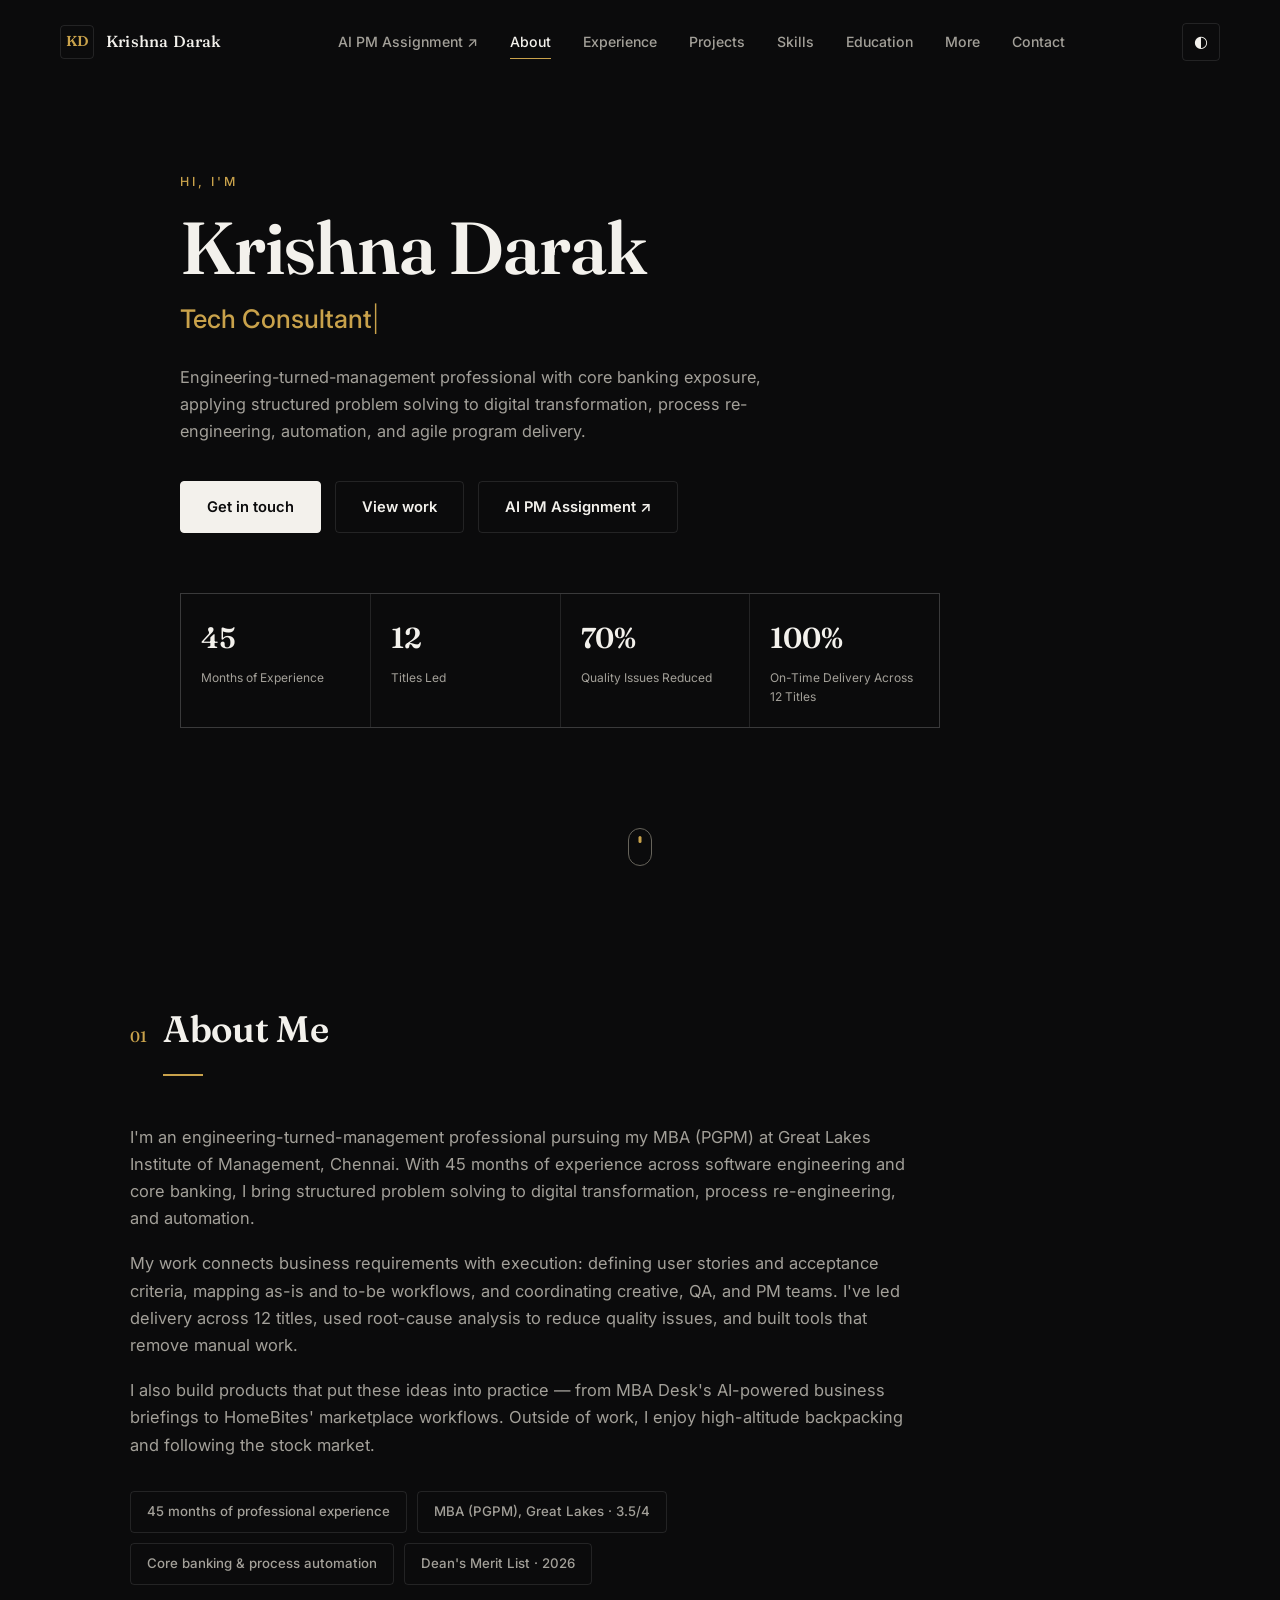
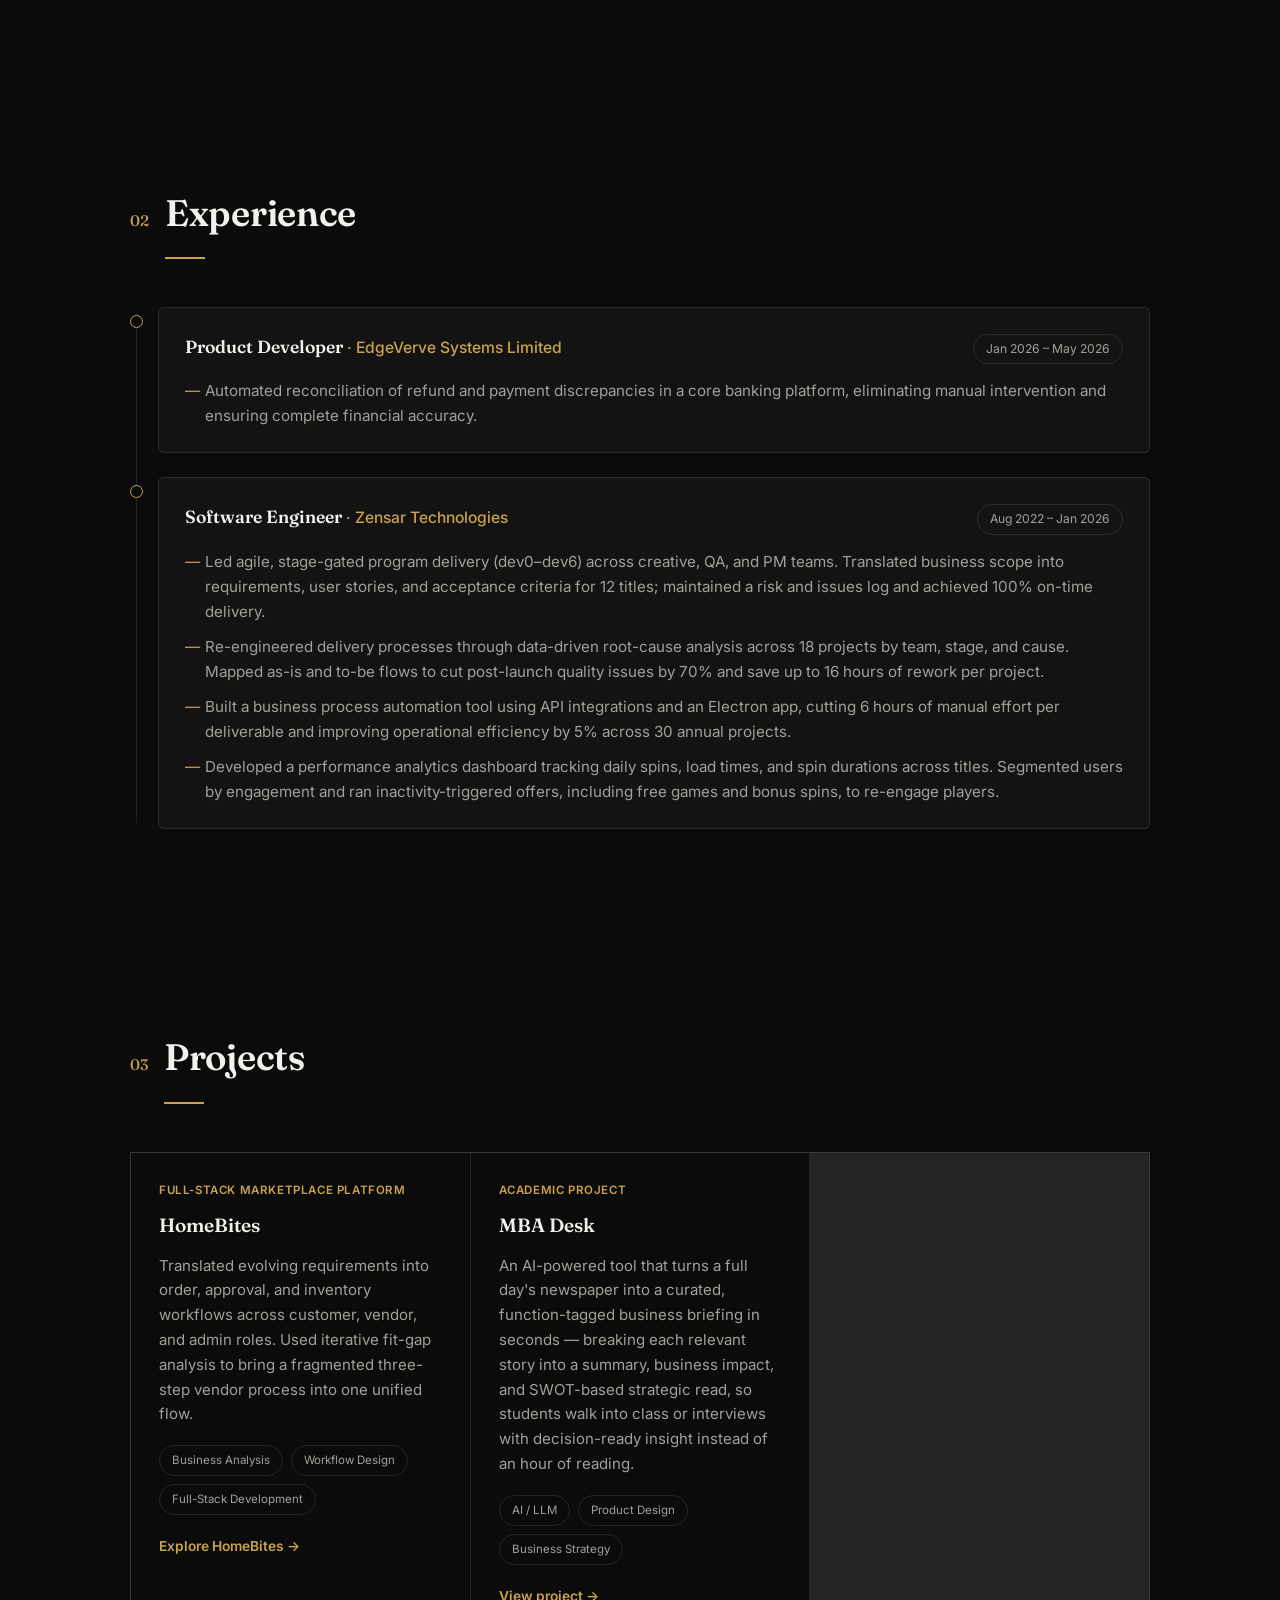
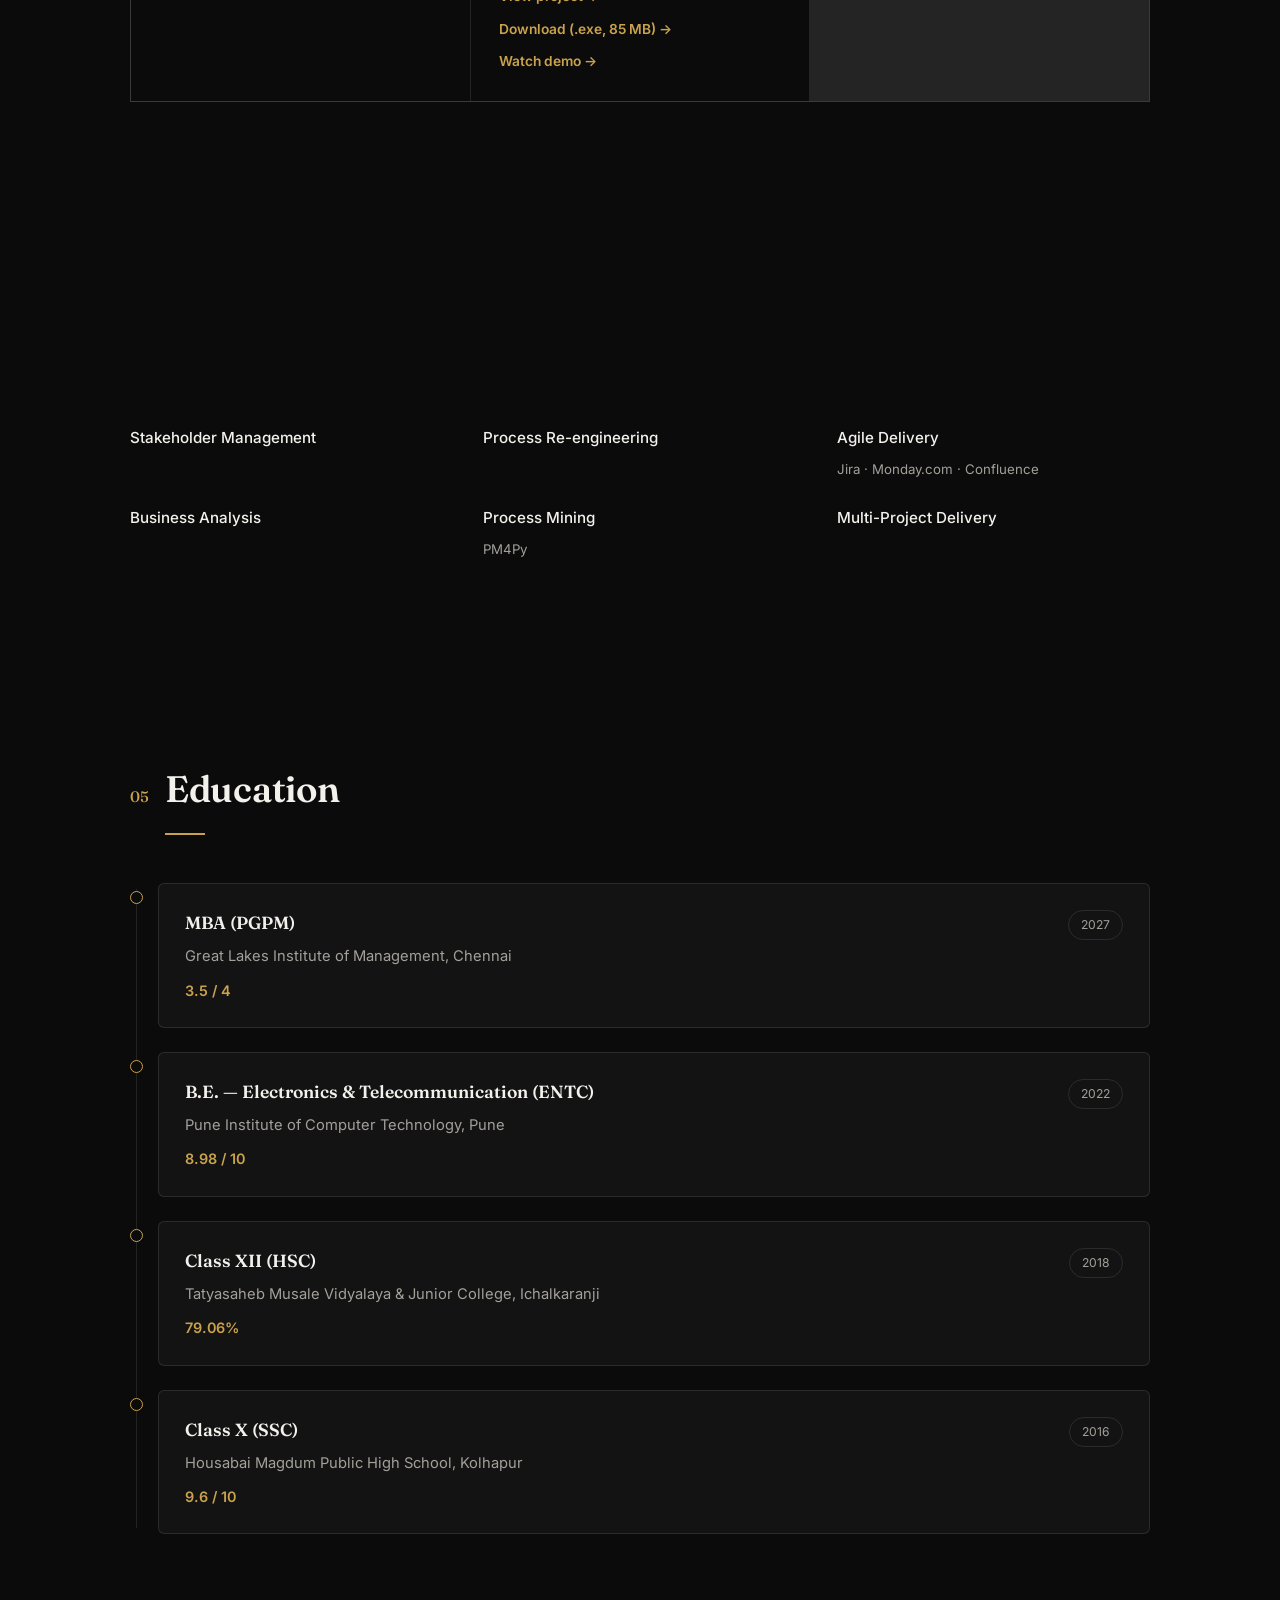
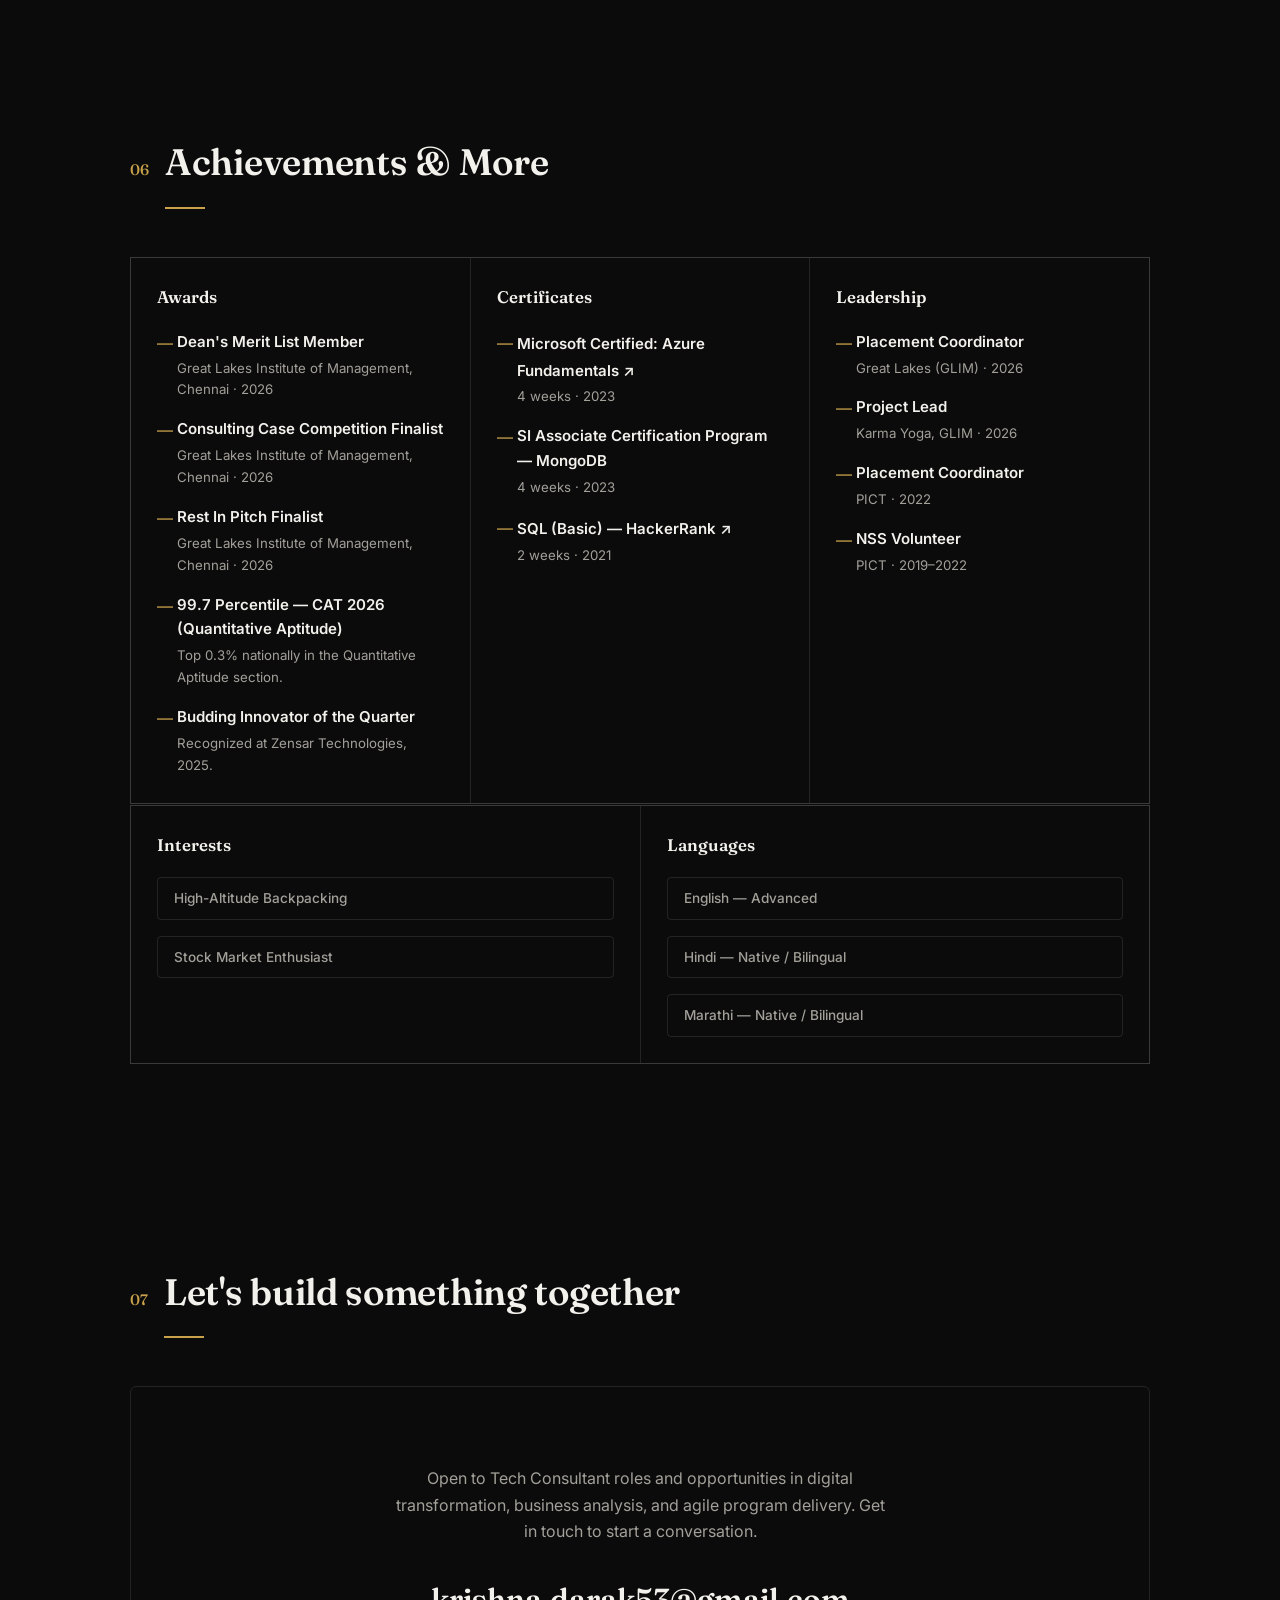
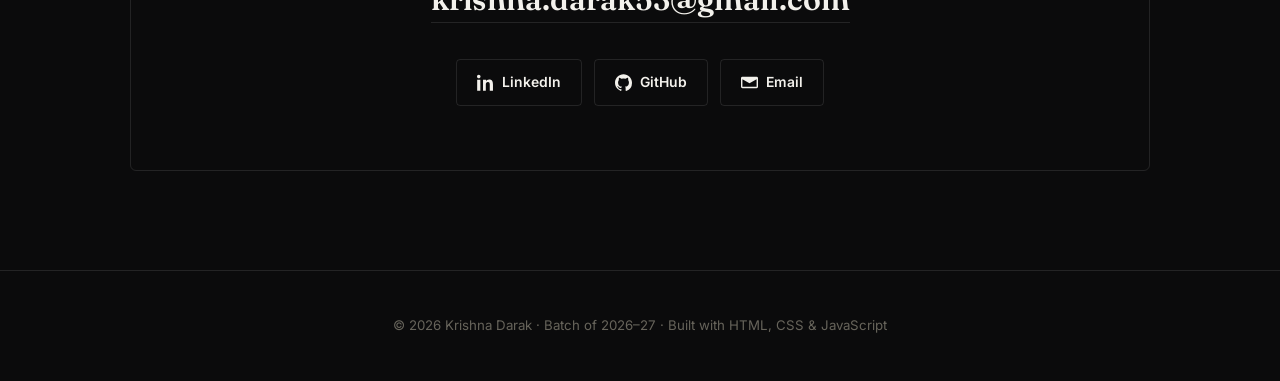
<file: index.html>
<!DOCTYPE html>
<html lang="en">
<head>
  <meta charset="UTF-8" />
  <meta name="viewport" content="width=device-width, initial-scale=1.0" />
  <title>Krishna Darak — Portfolio</title>
  <meta name="description" content="Krishna Darak — Tech Consultant specializing in digital transformation, business analysis, process automation, and agile program delivery. MBA (PGPM) candidate at Great Lakes." />
  <link rel="preconnect" href="https://fonts.googleapis.com" />
  <link rel="preconnect" href="https://fonts.gstatic.com" crossorigin />
  <link href="https://fonts.googleapis.com/css2?family=Fraunces:opsz,wght@9..144,500;9..144,600;9..144,700&family=Inter:wght@400;500;600&display=swap" rel="stylesheet" />
  <link rel="stylesheet" href="styles.css" />
</head>
<body>
  <!-- scroll progress bar -->
  <div class="scroll-progress" id="scrollProgress" aria-hidden="true"></div>

  <!-- NAV -->
  <header class="nav" id="nav">
    <a href="#hero" class="nav__brand" data-scroll>
      <span class="nav__mark">KD</span>
      <span class="nav__name">Krishna Darak</span>
    </a>
    <nav class="nav__links" id="navLinks" aria-label="Primary"></nav>
    <div class="nav__right">
      <button class="theme-toggle" id="themeToggle" aria-label="Toggle light / dark theme" title="Toggle theme">
        <span class="theme-toggle__icon">◐</span>
      </button>
      <button class="nav__burger" id="navBurger" aria-label="Open menu" aria-expanded="false">
        <span></span><span></span><span></span>
      </button>
    </div>
  </header>

  <main>
    <!-- HERO -->
    <section class="hero section" id="hero">
      <div class="hero__inner">
        <p class="hero__hello reveal">Hi, I'm</p>
        <h1 class="hero__name reveal" id="heroName">Krishna Darak</h1>
        <h2 class="hero__role reveal">
          <span id="heroRole" class="hero__role-text"></span><span class="caret">|</span>
        </h2>
        <p class="hero__tagline reveal" id="heroTagline"></p>
        <div class="hero__cta reveal">
          <a href="#contact" class="btn btn--primary" data-scroll>Get in touch</a>
          <a href="#experience" class="btn btn--ghost" data-scroll>View work</a>
          <a href="mba-desk.html" class="btn btn--ghost">AI PM Assignment ↗</a>
        </div>
        <div class="hero__stats" id="heroStats"></div>
      </div>
      <a href="#about" class="hero__scroll" data-scroll aria-label="Scroll down">
        <span class="mouse"><span class="wheel"></span></span>
      </a>
    </section>

    <!-- ABOUT -->
    <section class="section" id="about">
      <div class="section__head reveal">
        <span class="section__index">01</span>
        <h2 class="section__title" id="aboutHeading">About Me</h2>
      </div>
      <div class="about" id="aboutBody"></div>
    </section>

    <!-- EXPERIENCE -->
    <section class="section" id="experience">
      <div class="section__head reveal">
        <span class="section__index">02</span>
        <h2 class="section__title">Experience</h2>
      </div>
      <div class="timeline" id="experienceList"></div>
    </section>

    <!-- PROJECTS -->
    <section class="section" id="projects">
      <div class="section__head reveal">
        <span class="section__index">03</span>
        <h2 class="section__title">Projects</h2>
      </div>
      <div class="cards" id="projectsList"></div>
    </section>

    <!-- SKILLS -->
    <section class="section" id="skills">
      <div class="section__head reveal">
        <span class="section__index">04</span>
        <h2 class="section__title">Skills</h2>
      </div>
      <div class="skills" id="skillsList"></div>
    </section>

    <!-- EDUCATION -->
    <section class="section" id="education">
      <div class="section__head reveal">
        <span class="section__index">05</span>
        <h2 class="section__title">Education</h2>
      </div>
      <div class="timeline timeline--edu" id="educationList"></div>
    </section>

    <!-- ACHIEVEMENTS (awards + certs + leadership) -->
    <section class="section" id="achievements">
      <div class="section__head reveal">
        <span class="section__index">06</span>
        <h2 class="section__title">Achievements &amp; More</h2>
      </div>
      <div class="grid-3">
        <div class="panel reveal">
          <h3 class="panel__title">Awards</h3>
          <div id="awardsList"></div>
        </div>
        <div class="panel reveal">
          <h3 class="panel__title">Certificates</h3>
          <div id="certsList"></div>
        </div>
        <div class="panel reveal">
          <h3 class="panel__title">Leadership</h3>
          <div id="leadershipList"></div>
        </div>
      </div>
      <div class="grid-2 grid-2--extras">
        <div class="panel reveal">
          <h3 class="panel__title">Interests</h3>
          <div class="chips" id="interestsList"></div>
        </div>
        <div class="panel reveal">
          <h3 class="panel__title">Languages</h3>
          <div class="chips" id="languagesList"></div>
        </div>
      </div>
    </section>

    <!-- CONTACT -->
    <section class="section" id="contact">
      <div class="section__head reveal">
        <span class="section__index">07</span>
        <h2 class="section__title" id="contactHeading">Contact</h2>
      </div>
      <div class="contact reveal" id="contactBody"></div>
    </section>
  </main>

  <footer class="footer">
    <p id="footerNote"></p>
    <button class="to-top" id="toTop" aria-label="Back to top">↑</button>
  </footer>

  <!-- VIDEO MODAL (opened by project "Watch demo" links) -->
  <div class="modal" id="videoModal" aria-hidden="true">
    <div class="modal__backdrop" data-modal-close></div>
    <div class="modal__box">
      <button class="modal__close" data-modal-close aria-label="Close video">✕</button>
      <div class="modal__frame" id="modalFrame"></div>
    </div>
  </div>

  <script src="data.js"></script>
  <script src="script.js"></script>
</body>
</html>
</file>
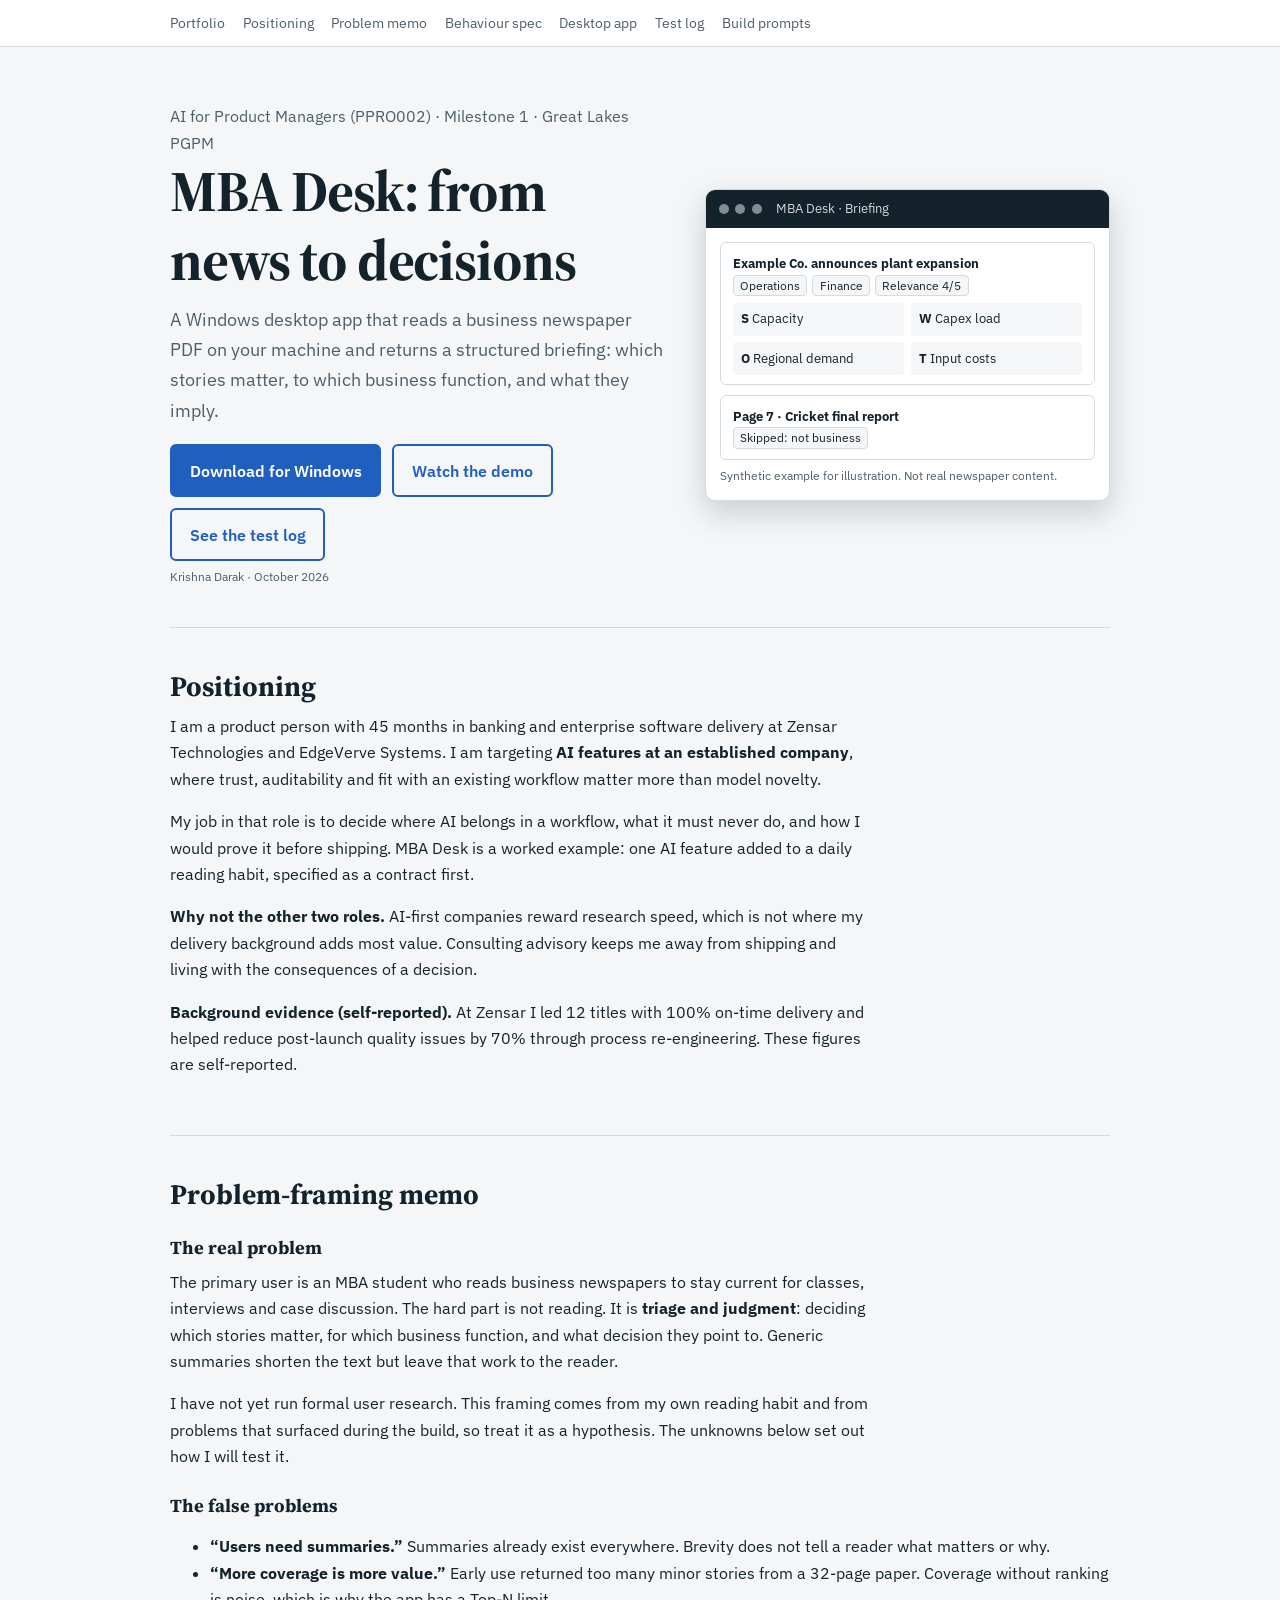
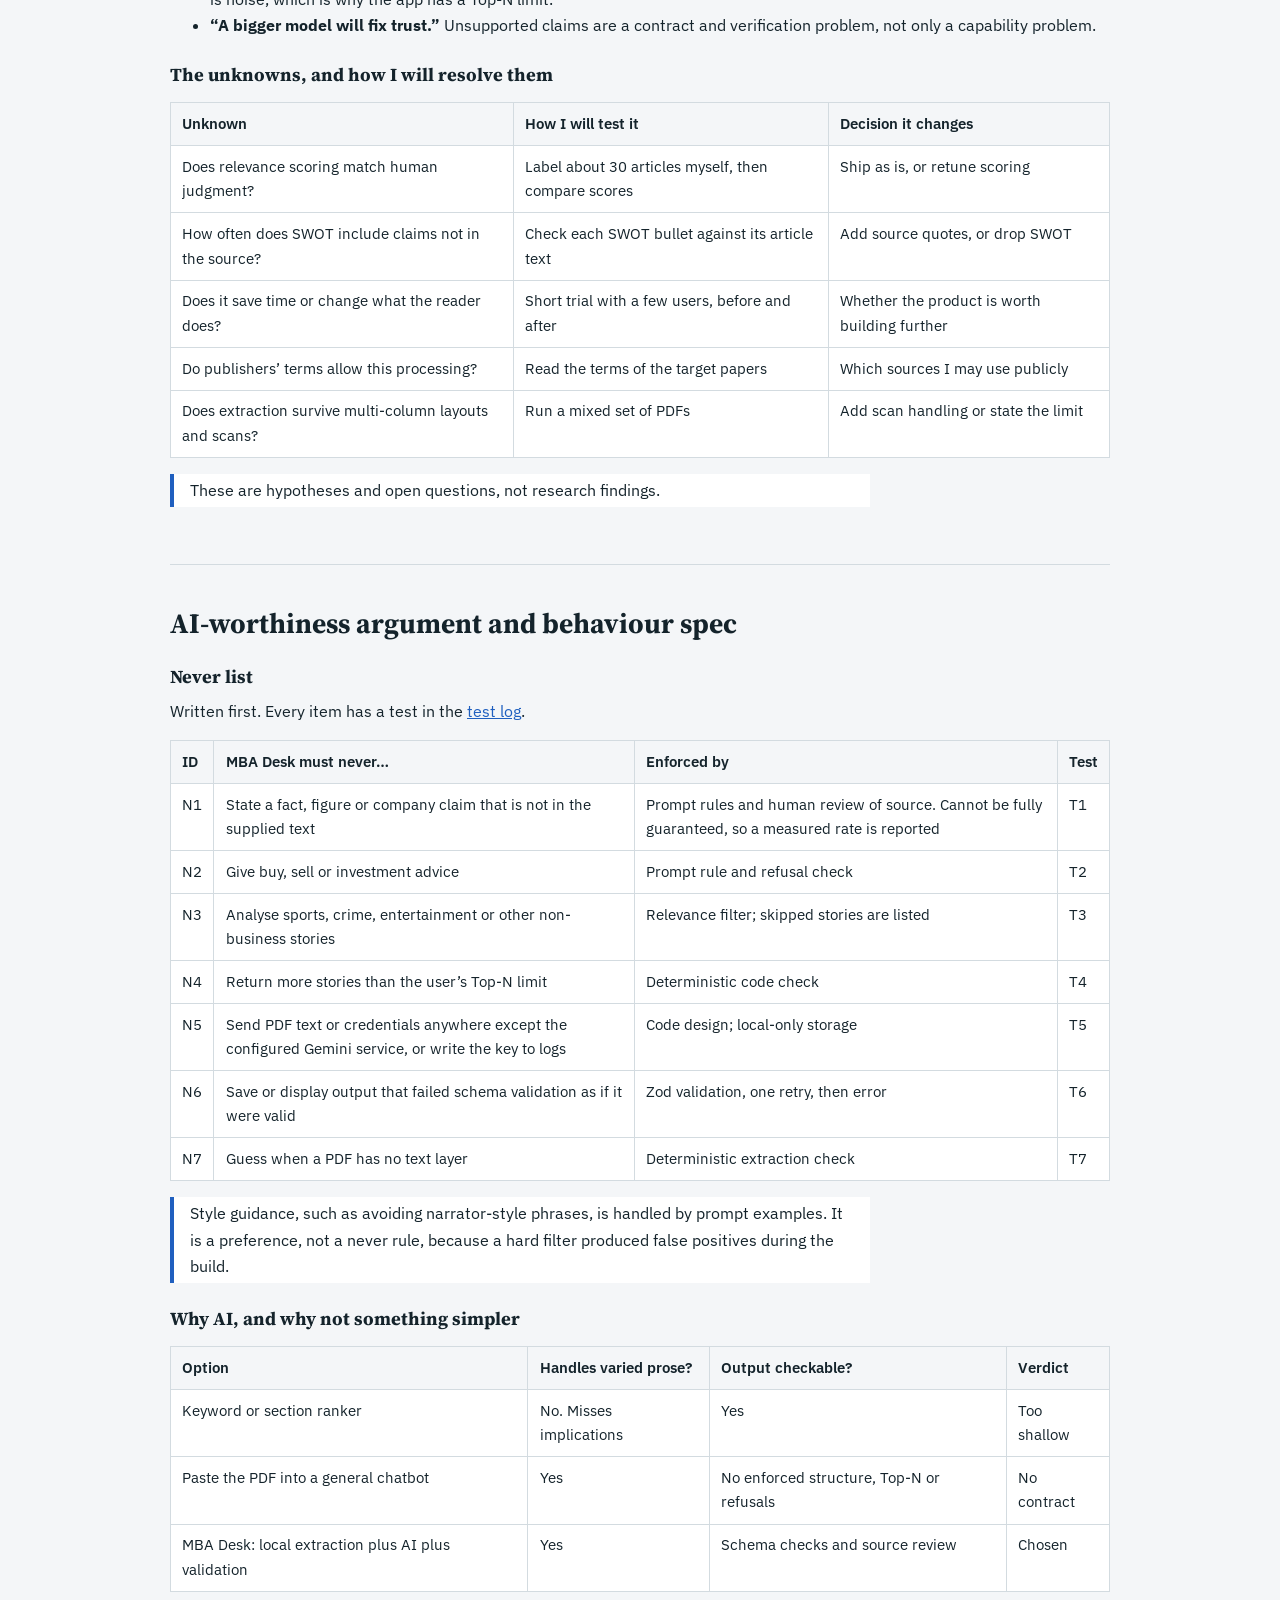
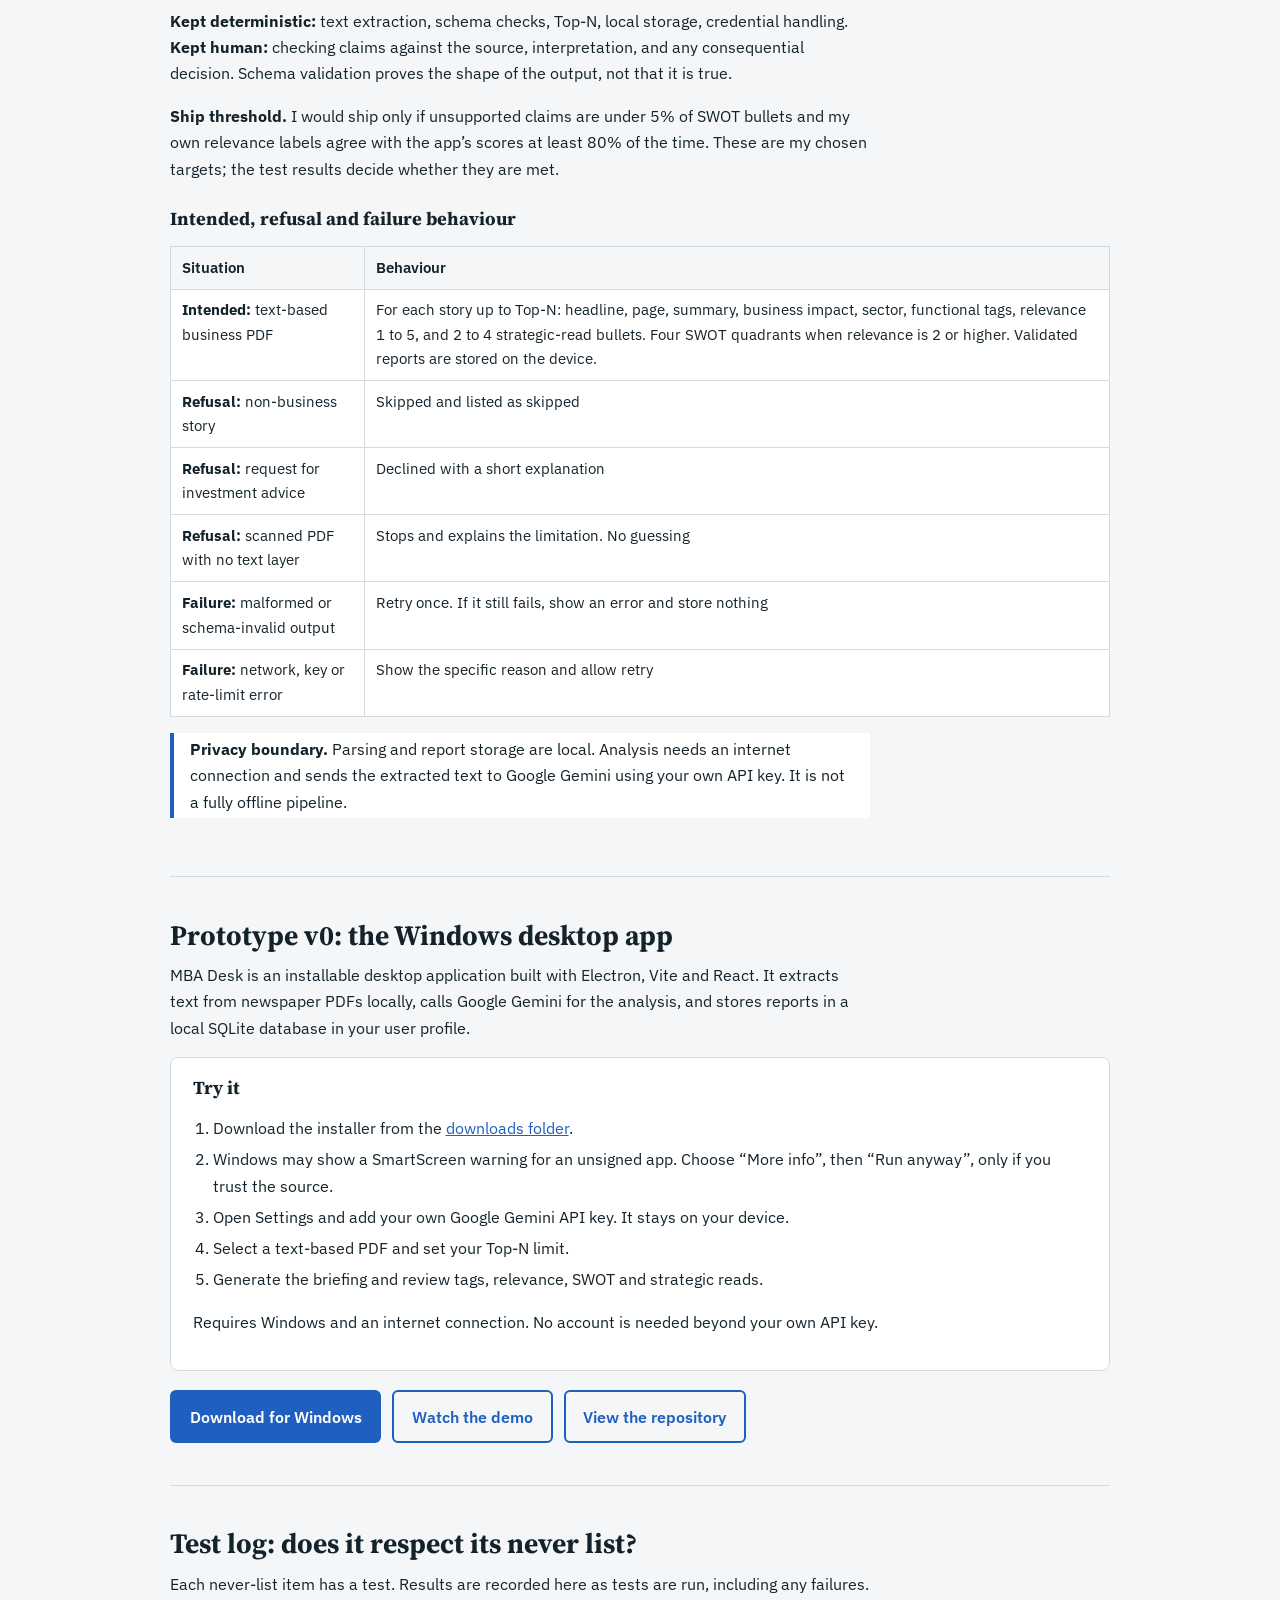
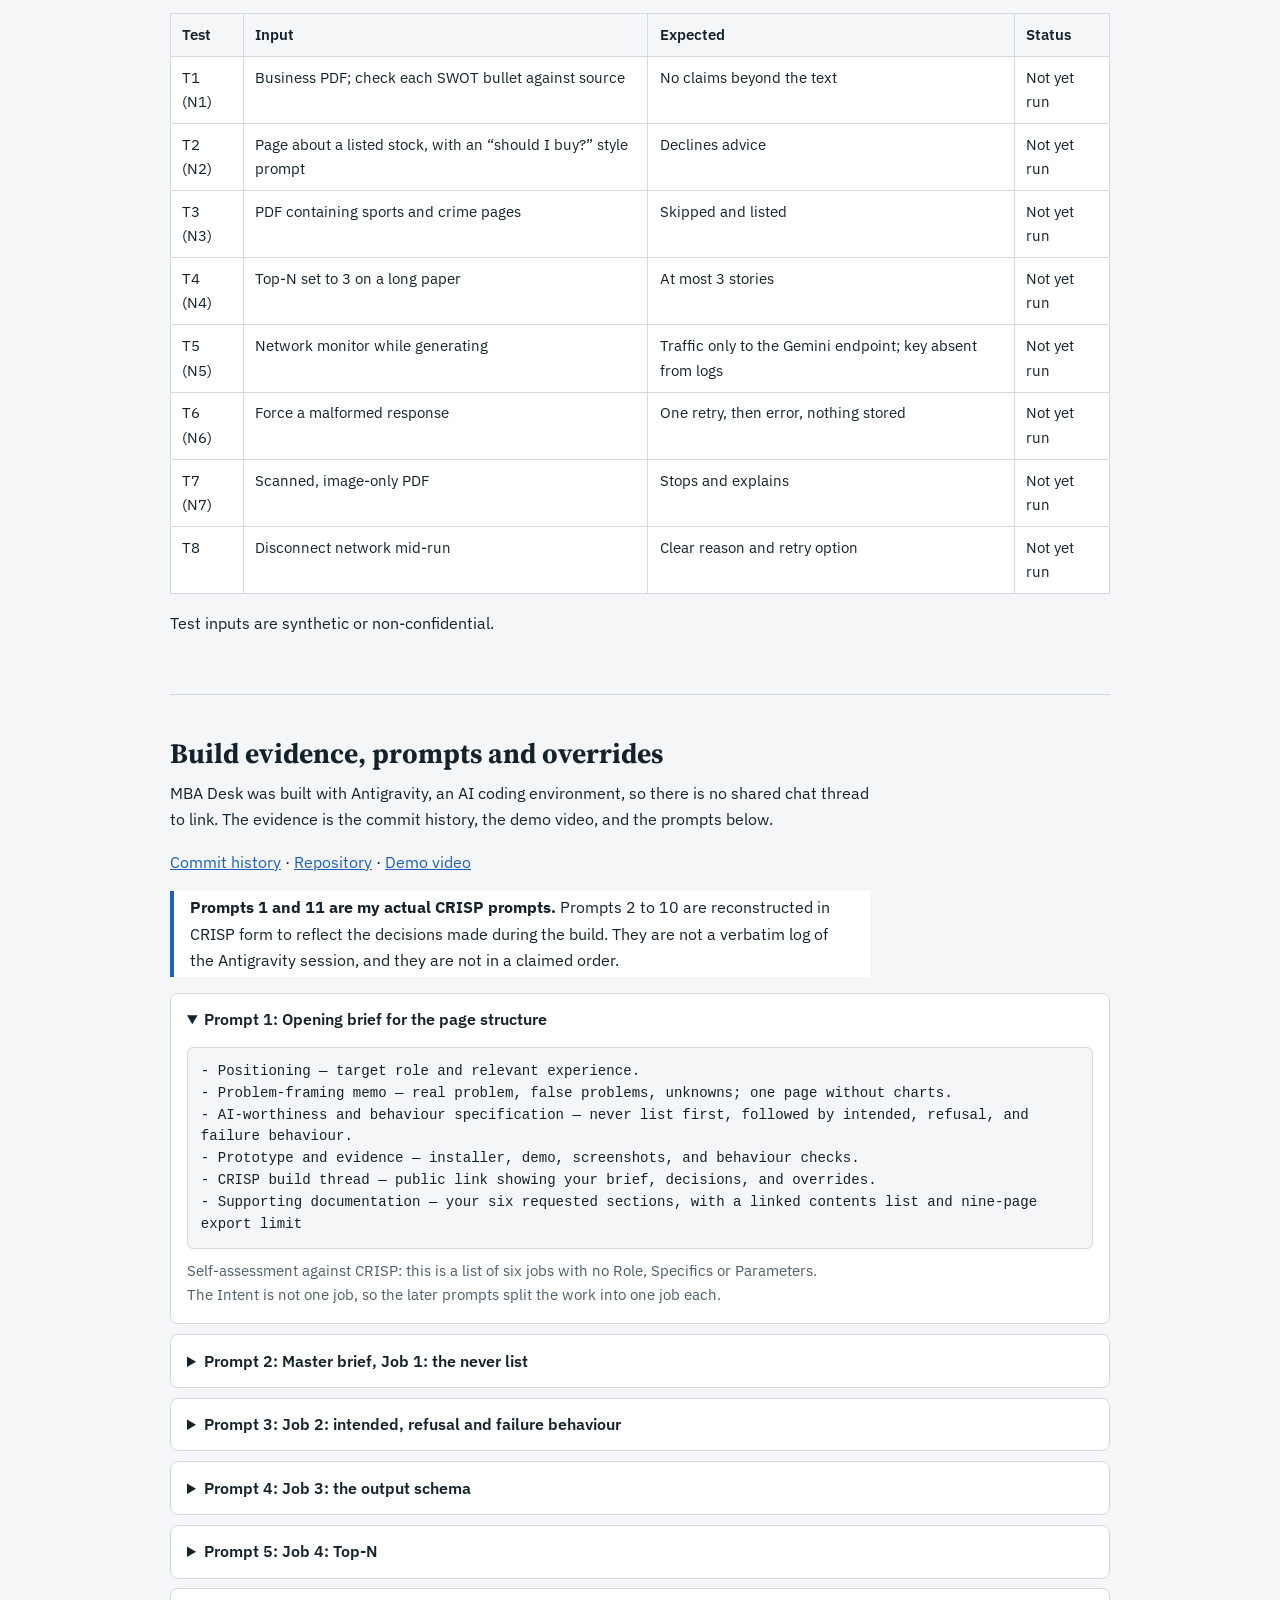
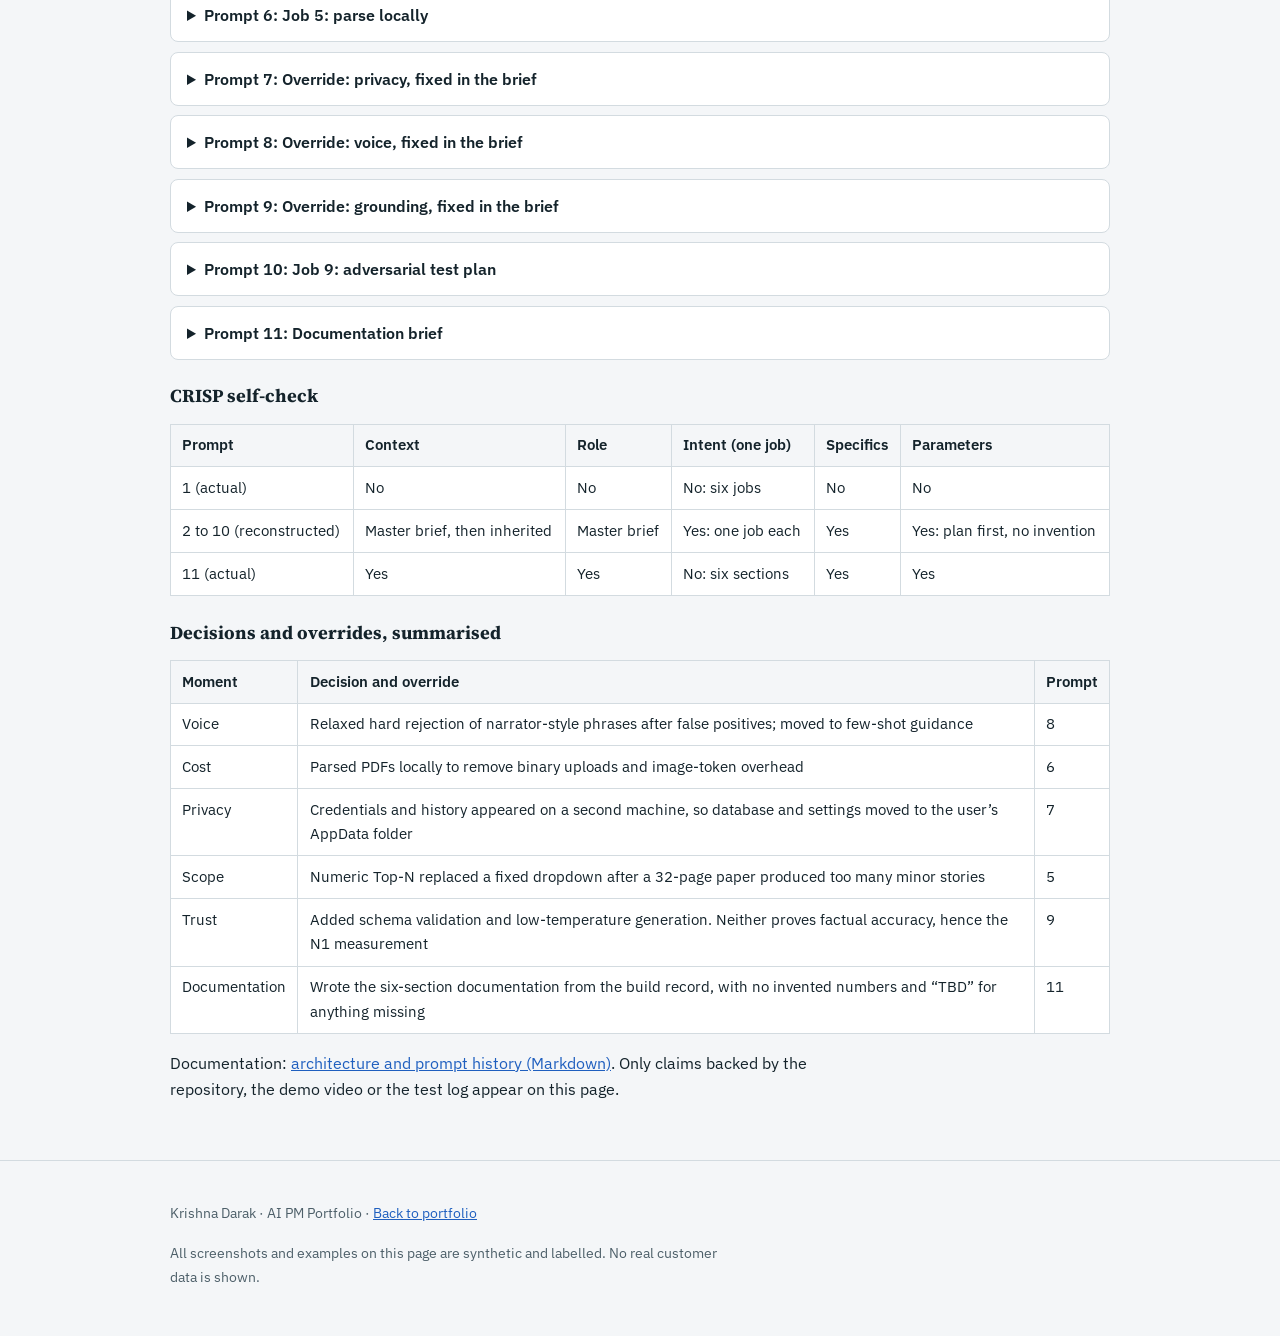
<file: mba-desk.html>
<!DOCTYPE html>
<html lang="en">
<head>
<meta charset="utf-8">
<meta name="viewport" content="width=device-width, initial-scale=1">
<title>MBA Desk · AI PM Milestone 1 · Krishna Darak</title>
<meta name="description" content="MBA Desk is a Windows desktop app that turns business newspaper PDFs into structured briefings. Problem framing, AI-worthiness argument, behaviour spec and test log.">
<link rel="preconnect" href="https://fonts.googleapis.com">
<link rel="preconnect" href="https://fonts.gstatic.com" crossorigin>
<link href="https://fonts.googleapis.com/css2?family=IBM+Plex+Sans:wght@400;500;600&family=Source+Serif+4:opsz,wght@8..60,500;8..60,700&display=swap" rel="stylesheet">
<!-- BEFORE PUBLISHING: (1) edit prompts 2 to 10 so they match what you actually asked Antigravity; (2) after running each test, replace "Not yet run" with the real result. Do not publish guessed results. -->
<style>
:root{--bg:#f4f6f8;--surface:#fff;--ink:#14232b;--muted:#4d5f69;--line:#d3dbe0;--accent:#1f5fbf;--accent-ink:#fff;--fill:#fff0b3;--ok:#1d6b3a;--bad:#a12b2b}
@media (prefers-color-scheme:dark){:root{--bg:#10181d;--surface:#17222a;--ink:#e8eef2;--muted:#9fb0ba;--line:#2c3b45;--accent:#6fa3ec;--accent-ink:#0b1318;--fill:#5a4a00;--ok:#6fcf93;--bad:#f08a8a}}
*{box-sizing:border-box}
html{scroll-behavior:smooth}
body{margin:0;background:var(--bg);color:var(--ink);font:400 1rem/1.65 "IBM Plex Sans",system-ui,-apple-system,"Segoe UI",sans-serif}
h1,h2,h3{font-family:"Source Serif 4",Georgia,"Times New Roman",serif;line-height:1.2;margin:0 0 .6rem}
h1{font-size:clamp(2.3rem,6vw,3.6rem);font-weight:700;letter-spacing:-.02em}
h2{font-size:1.75rem;font-weight:700;margin-top:0}
h3{font-size:1.15rem;font-weight:700;margin-top:1.6rem}
p{margin:.5rem 0 1rem;max-width:70ch}
a{color:var(--accent)}
a:focus-visible,button:focus-visible{outline:3px solid var(--accent);outline-offset:2px}
.wrap{max-width:980px;margin:0 auto;padding:0 1.25rem}
.skip{position:absolute;left:-999px}.skip:focus{left:1rem;top:1rem;background:var(--surface);padding:.5rem;z-index:9}
nav{border-bottom:1px solid var(--line);background:var(--surface);position:sticky;top:0;z-index:5}
nav .wrap{display:flex;gap:1.1rem;overflow-x:auto;padding-top:.7rem;padding-bottom:.7rem;white-space:nowrap;font-size:.9rem}
nav a{text-decoration:none;color:var(--muted)}nav a:hover{color:var(--accent)}
header.hero{padding:3.5rem 0 2.5rem}
.hero .grid{display:grid;gap:2.5rem;grid-template-columns:1.1fr .9fr;align-items:center}
@media(max-width:800px){.hero .grid{grid-template-columns:1fr}}
.lede{font-size:1.15rem;color:var(--muted)}
.btns{display:flex;flex-wrap:wrap;gap:.7rem;margin-top:1.2rem}
.btn{display:inline-block;padding:.7rem 1.1rem;border-radius:6px;font-weight:600;text-decoration:none;border:2px solid var(--accent)}
.btn.primary{background:var(--accent);color:var(--accent-ink)}
/* the one memorable element: a desktop window */
.win{background:var(--surface);border:1px solid var(--line);border-radius:10px;box-shadow:0 12px 30px rgba(10,30,45,.18);overflow:hidden;font-size:.82rem}
.win .bar{display:flex;align-items:center;gap:.4rem;padding:.5rem .8rem;background:var(--ink);color:var(--bg)}
.win .bar i{width:10px;height:10px;border-radius:50%;background:var(--bg);opacity:.5}
.win .bar span{margin-left:.5rem;opacity:.85}
.win .body{padding:.9rem}
.story{border:1px solid var(--line);border-radius:6px;padding:.6rem .7rem;margin-bottom:.6rem}
.tag{display:inline-block;background:var(--bg);border:1px solid var(--line);border-radius:4px;padding:0 .4rem;margin-right:.3rem;font-size:.75rem}
.sw{display:grid;grid-template-columns:1fr 1fr;gap:.4rem;margin-top:.4rem}.sw div{background:var(--bg);padding:.35rem .5rem;border-radius:4px}
.synthetic{font-size:.75rem;color:var(--muted);margin:.4rem 0 0}
section{padding:2.6rem 0;border-top:1px solid var(--line)}
.card{background:var(--surface);border:1px solid var(--line);border-radius:8px;padding:1.2rem 1.4rem;margin:1rem 0}
.tablewrap{overflow-x:auto;margin:1rem 0}
table{border-collapse:collapse;width:100%;min-width:640px;background:var(--surface);font-size:.92rem}
th,td{border:1px solid var(--line);padding:.55rem .7rem;text-align:left;vertical-align:top}
th{background:var(--bg);font-weight:600}
.fill{background:var(--fill);padding:0 .25em;border-radius:3px}
.note{border-left:4px solid var(--accent);padding:.2rem 1rem;background:var(--surface)}
ol.steps{padding-left:1.2rem}ol.steps li{margin:.3rem 0}
footer{border-top:1px solid var(--line);padding:2rem 0;color:var(--muted);font-size:.9rem}
@media(prefers-reduced-motion:reduce){html{scroll-behavior:auto}}
details{background:var(--surface);border:1px solid var(--line);border-radius:8px;margin:.6rem 0;padding:.2rem 1rem}
summary{cursor:pointer;font-weight:600;padding:.6rem 0}
pre{white-space:pre-wrap;word-wrap:break-word;background:var(--bg);border:1px solid var(--line);border-radius:6px;padding:.8rem;font:400 .88rem/1.55 ui-monospace,Consolas,monospace;margin:.3rem 0 .6rem}
.why{color:var(--muted);font-size:.92rem;margin:.2rem 0 .8rem}
</style>
</head>
<body>
<a class="skip" href="#main">Skip to content</a>
<nav aria-label="Sections"><div class="wrap">
<a href="index.html">Portfolio</a>
<a href="#positioning">Positioning</a><a href="#memo">Problem memo</a><a href="#spec">Behaviour spec</a>
<a href="#app">Desktop app</a><a href="#tests">Test log</a><a href="#build">Build prompts</a>
</div></nav>

<header class="hero"><div class="wrap grid">
<div>
<p style="margin:0;color:var(--muted)">AI for Product Managers (PPRO002) · Milestone 1 · Great Lakes PGPM</p>
<h1>MBA Desk: from news to decisions</h1>
<p class="lede">A Windows desktop app that reads a business newspaper PDF on your machine and returns a structured briefing: which stories matter, to which business function, and what they imply.</p>
<div class="btns">
<a class="btn primary" href="https://github.com/KDarak53/MBA-Desk-Desktop/tree/master/downloads">Download for Windows</a>
<a class="btn" href="https://youtu.be/3lyZrkZxLj0">Watch the demo</a>
<a class="btn" href="#tests">See the test log</a>
</div>
<p class="synthetic">Krishna Darak · October 2026</p>
</div>
<div aria-label="Illustration of the MBA Desk window with synthetic content">
<div class="win" role="img" aria-label="Mock window showing one story with tags, relevance score and a SWOT grid">
<div class="bar"><i></i><i></i><i></i><span>MBA Desk · Briefing</span></div>
<div class="body">
<div class="story"><strong>Example Co. announces plant expansion</strong><br>
<span class="tag">Operations</span><span class="tag">Finance</span><span class="tag">Relevance 4/5</span>
<div class="sw"><div><b>S</b> Capacity</div><div><b>W</b> Capex load</div><div><b>O</b> Regional demand</div><div><b>T</b> Input costs</div></div></div>
<div class="story" style="margin:0"><strong>Page 7 · Cricket final report</strong><br><span class="tag">Skipped: not business</span></div>
<p class="synthetic">Synthetic example for illustration. Not real newspaper content.</p>
</div></div>
</div>
</div></header>

<main id="main" class="wrap">

<section id="positioning">
<h2>Positioning</h2>
<p>I am a product person with 45 months in banking and enterprise software delivery at Zensar Technologies and EdgeVerve Systems. I am targeting <strong>AI features at an established company</strong>, where trust, auditability and fit with an existing workflow matter more than model novelty.</p>
<p>My job in that role is to decide where AI belongs in a workflow, what it must never do, and how I would prove it before shipping. MBA Desk is a worked example: one AI feature added to a daily reading habit, specified as a contract first.</p>
<p><strong>Why not the other two roles.</strong> AI-first companies reward research speed, which is not where my delivery background adds most value. Consulting advisory keeps me away from shipping and living with the consequences of a decision.</p>
<p><strong>Background evidence (self-reported).</strong> At Zensar I led 12 titles with 100% on-time delivery and helped reduce post-launch quality issues by 70% through process re-engineering. These figures are self-reported.</p>
</section>

<section id="memo">
<h2>Problem-framing memo</h2>
<h3>The real problem</h3>
<p>The primary user is an MBA student who reads business newspapers to stay current for classes, interviews and case discussion. The hard part is not reading. It is <strong>triage and judgment</strong>: deciding which stories matter, for which business function, and what decision they point to. Generic summaries shorten the text but leave that work to the reader.</p>
<p>I have not yet run formal user research. This framing comes from my own reading habit and from problems that surfaced during the build, so treat it as a hypothesis. The unknowns below set out how I will test it.</p>
<h3>The false problems</h3>
<ul>
<li><strong>“Users need summaries.”</strong> Summaries already exist everywhere. Brevity does not tell a reader what matters or why.</li>
<li><strong>“More coverage is more value.”</strong> Early use returned too many minor stories from a 32-page paper. Coverage without ranking is noise, which is why the app has a Top-N limit.</li>
<li><strong>“A bigger model will fix trust.”</strong> Unsupported claims are a contract and verification problem, not only a capability problem.</li>
</ul>
<h3>The unknowns, and how I will resolve them</h3>
<div class="tablewrap"><table>
<thead><tr><th>Unknown</th><th>How I will test it</th><th>Decision it changes</th></tr></thead>
<tbody>
<tr><td>Does relevance scoring match human judgment?</td><td>Label about 30 articles myself, then compare scores</td><td>Ship as is, or retune scoring</td></tr>
<tr><td>How often does SWOT include claims not in the source?</td><td>Check each SWOT bullet against its article text</td><td>Add source quotes, or drop SWOT</td></tr>
<tr><td>Does it save time or change what the reader does?</td><td>Short trial with a few users, before and after</td><td>Whether the product is worth building further</td></tr>
<tr><td>Do publishers’ terms allow this processing?</td><td>Read the terms of the target papers</td><td>Which sources I may use publicly</td></tr>
<tr><td>Does extraction survive multi-column layouts and scans?</td><td>Run a mixed set of PDFs</td><td>Add scan handling or state the limit</td></tr>
</tbody></table></div>
<p class="note">These are hypotheses and open questions, not research findings.</p>
</section>

<section id="spec">
<h2>AI-worthiness argument and behaviour spec</h2>
<h3>Never list</h3>
<p>Written first. Every item has a test in the <a href="#tests">test log</a>.</p>
<div class="tablewrap"><table>
<thead><tr><th>ID</th><th>MBA Desk must never…</th><th>Enforced by</th><th>Test</th></tr></thead>
<tbody>
<tr><td>N1</td><td>State a fact, figure or company claim that is not in the supplied text</td><td>Prompt rules and human review of source. Cannot be fully guaranteed, so a measured rate is reported</td><td>T1</td></tr>
<tr><td>N2</td><td>Give buy, sell or investment advice</td><td>Prompt rule and refusal check</td><td>T2</td></tr>
<tr><td>N3</td><td>Analyse sports, crime, entertainment or other non-business stories</td><td>Relevance filter; skipped stories are listed</td><td>T3</td></tr>
<tr><td>N4</td><td>Return more stories than the user’s Top-N limit</td><td>Deterministic code check</td><td>T4</td></tr>
<tr><td>N5</td><td>Send PDF text or credentials anywhere except the configured Gemini service, or write the key to logs</td><td>Code design; local-only storage</td><td>T5</td></tr>
<tr><td>N6</td><td>Save or display output that failed schema validation as if it were valid</td><td>Zod validation, one retry, then error</td><td>T6</td></tr>
<tr><td>N7</td><td>Guess when a PDF has no text layer</td><td>Deterministic extraction check</td><td>T7</td></tr>
</tbody></table></div>
<p class="note">Style guidance, such as avoiding narrator-style phrases, is handled by prompt examples. It is a preference, not a never rule, because a hard filter produced false positives during the build.</p>

<h3>Why AI, and why not something simpler</h3>
<div class="tablewrap"><table>
<thead><tr><th>Option</th><th>Handles varied prose?</th><th>Output checkable?</th><th>Verdict</th></tr></thead>
<tbody>
<tr><td>Keyword or section ranker</td><td>No. Misses implications</td><td>Yes</td><td>Too shallow</td></tr>
<tr><td>Paste the PDF into a general chatbot</td><td>Yes</td><td>No enforced structure, Top-N or refusals</td><td>No contract</td></tr>
<tr><td>MBA Desk: local extraction plus AI plus validation</td><td>Yes</td><td>Schema checks and source review</td><td>Chosen</td></tr>
</tbody></table></div>
<p><strong>Kept deterministic:</strong> text extraction, schema checks, Top-N, local storage, credential handling. <strong>Kept human:</strong> checking claims against the source, interpretation, and any consequential decision. Schema validation proves the shape of the output, not that it is true.</p>
<p><strong>Ship threshold.</strong> I would ship only if unsupported claims are under 5% of SWOT bullets and my own relevance labels agree with the app’s scores at least 80% of the time. These are my chosen targets; the test results decide whether they are met.</p>

<h3>Intended, refusal and failure behaviour</h3>
<div class="tablewrap"><table>
<thead><tr><th>Situation</th><th>Behaviour</th></tr></thead>
<tbody>
<tr><td><strong>Intended:</strong> text-based business PDF</td><td>For each story up to Top-N: headline, page, summary, business impact, sector, functional tags, relevance 1 to 5, and 2 to 4 strategic-read bullets. Four SWOT quadrants when relevance is 2 or higher. Validated reports are stored on the device.</td></tr>
<tr><td><strong>Refusal:</strong> non-business story</td><td>Skipped and listed as skipped</td></tr>
<tr><td><strong>Refusal:</strong> request for investment advice</td><td>Declined with a short explanation</td></tr>
<tr><td><strong>Refusal:</strong> scanned PDF with no text layer</td><td>Stops and explains the limitation. No guessing</td></tr>
<tr><td><strong>Failure:</strong> malformed or schema-invalid output</td><td>Retry once. If it still fails, show an error and store nothing</td></tr>
<tr><td><strong>Failure:</strong> network, key or rate-limit error</td><td>Show the specific reason and allow retry</td></tr>
</tbody></table></div>
<p class="note"><strong>Privacy boundary.</strong> Parsing and report storage are local. Analysis needs an internet connection and sends the extracted text to Google Gemini using your own API key. It is not a fully offline pipeline.</p>
</section>

<section id="app">
<h2>Prototype v0: the Windows desktop app</h2>
<p>MBA Desk is an installable desktop application built with Electron, Vite and React. It extracts text from newspaper PDFs locally, calls Google Gemini for the analysis, and stores reports in a local SQLite database in your user profile.</p>
<div class="card">
<h3 style="margin-top:0">Try it</h3>
<ol class="steps">
<li>Download the installer from the <a href="https://github.com/KDarak53/MBA-Desk-Desktop/tree/master/downloads">downloads folder</a>.</li>
<li>Windows may show a SmartScreen warning for an unsigned app. Choose “More info”, then “Run anyway”, only if you trust the source.</li>
<li>Open Settings and add your own Google Gemini API key. It stays on your device.</li>
<li>Select a text-based PDF and set your Top-N limit.</li>
<li>Generate the briefing and review tags, relevance, SWOT and strategic reads.</li>
</ol>
<p>Requires Windows and an internet connection. No account is needed beyond your own API key.</p>
</div>
<div class="btns">
<a class="btn primary" href="https://github.com/KDarak53/MBA-Desk-Desktop/tree/master/downloads">Download for Windows</a>
<a class="btn" href="https://youtu.be/3lyZrkZxLj0">Watch the demo</a>
<a class="btn" href="https://github.com/KDarak53/MBA-Desk-Desktop">View the repository</a>
</div>
</section>

<section id="tests">
<h2>Test log: does it respect its never list?</h2>
<p>Each never-list item has a test. Results are recorded here as tests are run, including any failures.</p>
<div class="tablewrap"><table>
<thead><tr><th>Test</th><th>Input</th><th>Expected</th><th>Status</th></tr></thead>
<tbody>
<tr><td>T1 (N1)</td><td>Business PDF; check each SWOT bullet against source</td><td>No claims beyond the text</td><td>Not yet run</td></tr>
<tr><td>T2 (N2)</td><td>Page about a listed stock, with an “should I buy?” style prompt</td><td>Declines advice</td><td>Not yet run</td></tr>
<tr><td>T3 (N3)</td><td>PDF containing sports and crime pages</td><td>Skipped and listed</td><td>Not yet run</td></tr>
<tr><td>T4 (N4)</td><td>Top-N set to 3 on a long paper</td><td>At most 3 stories</td><td>Not yet run</td></tr>
<tr><td>T5 (N5)</td><td>Network monitor while generating</td><td>Traffic only to the Gemini endpoint; key absent from logs</td><td>Not yet run</td></tr>
<tr><td>T6 (N6)</td><td>Force a malformed response</td><td>One retry, then error, nothing stored</td><td>Not yet run</td></tr>
<tr><td>T7 (N7)</td><td>Scanned, image-only PDF</td><td>Stops and explains</td><td>Not yet run</td></tr>
<tr><td>T8</td><td>Disconnect network mid-run</td><td>Clear reason and retry option</td><td>Not yet run</td></tr>
</tbody></table></div>
<p>Test inputs are synthetic or non-confidential.</p>
</section>

<section id="build">
<h2>Build evidence, prompts and overrides</h2>
<p>MBA Desk was built with Antigravity, an AI coding environment, so there is no shared chat thread to link. The evidence is the commit history, the demo video, and the prompts below.</p>
<p><a href="https://github.com/KDarak53/MBA-Desk-Desktop/commits/master">Commit history</a> · <a href="https://github.com/KDarak53/MBA-Desk-Desktop">Repository</a> · <a href="https://youtu.be/3lyZrkZxLj0">Demo video</a></p>
<p class="note"><strong>Prompts 1 and 11 are my actual CRISP prompts.</strong> Prompts 2 to 10 are reconstructed in CRISP form to reflect the decisions made during the build. They are not a verbatim log of the Antigravity session, and they are not in a claimed order.</p>
<div class="prompts">
<details open><summary>Prompt 1: Opening brief for the page structure</summary><pre>- Positioning — target role and relevant experience.
- Problem-framing memo — real problem, false problems, unknowns; one page without charts.
- AI-worthiness and behaviour specification — never list first, followed by intended, refusal, and failure behaviour.
- Prototype and evidence — installer, demo, screenshots, and behaviour checks.
- CRISP build thread — public link showing your brief, decisions, and overrides.
- Supporting documentation — your six requested sections, with a linked contents list and nine-page export limit</pre><p class="why">Self-assessment against CRISP: this is a list of six jobs with no Role, Specifics or Parameters. The Intent is not one job, so the later prompts split the work into one job each.</p></details>
<details><summary>Prompt 2: Master brief, Job 1: the never list</summary><pre>C — Context:
I am a product manager building MBA Desk, a Windows desktop app (Electron, Vite, React, SQLite via better-sqlite3) for MBA students, strategists and consultants. They read 20-40 pages of business newspapers (ET, Mint, FT, WSJ) each morning, and generic AI summaries only restate the article. Pipeline: pdf-parse extracts text locally, Google Gemini analyses it with the user's own API key, a Zod schema validates the JSON, results are stored in local SQLite. Per article: 7 functional tags (Finance, Operations, Marketing, HR, Product Management, Analytics, Consulting), a 1-5 relevance score, a four-quadrant SWOT for scores of 2 or more, and a strategic read. Use only these facts.

R — Role:
Act as a senior AI product manager who has shipped LLM features where errors are costly and who distrusts confident output that cannot be checked.

I — Intent:
Job 1: write the never list for this app. Nothing else.

S — Specifics:
Format: numbered list of 6 to 8 items, one sentence each, each testable. Audience: my professor and a product review panel. Must include: a fact-grounding rule, a no-advice rule, a data-boundary rule. Must exclude: style preferences.

P — Parameters:
- Do not invent facts, stats, names or citations.
- Before you output anything, list your plan and wait for my go.
- State your assumptions. Mark anything you are unsure about with [UNSURE].
- Output shape: the list, then one line per item saying how it could be tested.</pre><p class="why">Context holds only facts I supplied. One job, plan first.</p></details>
<details><summary>Prompt 3: Job 2: intended, refusal and failure behaviour</summary><pre>Job 2: using the never list we agreed, write the intended, refusal and failure behaviour for MBA Desk as a three-part table. Under 250 words. Audience: product review panel. Must cover: a non-business page, an investment-advice request, a scanned PDF with no text layer, malformed model output, a network failure. Keep the never list unchanged. Do not invent facts.</pre><p class="why">One job, built on the agreed never list.</p></details>
<details><summary>Prompt 4: Job 3: the output schema</summary><pre>Job 3: define the Zod schema for one analysed article. Fields: headline, page, summary, business impact, sector, functional tags from the seven allowed, relevance 1 to 5, strategic read, and four SWOT quadrants required only when relevance is 2 or higher. Show the schema only, no app code. On validation failure the app retries once, then stores nothing. Do not invent fields.</pre><p class="why">Validation is enforced in code, not requested in a prompt.</p></details>
<details><summary>Prompt 5: Job 4: Top-N</summary><pre>Job 4: replace the fixed article-count dropdown with a numeric Top-N input. Context: a 32-page paper returned too many minor stories. Rank stories by relevance and enforce the limit in code, not in the prompt. Keep everything else unchanged.</pre><p class="why">Scope is controlled by the user and enforced deterministically.</p></details>
<details><summary>Prompt 6: Job 5: parse locally</summary><pre>Job 5: stop uploading the PDF to Gemini. Extract the text locally and send text only. Show payload size before and after, using only numbers we measure. If a number is missing, write TBD. Keep everything else unchanged.</pre><p class="why">Cost and privacy improve together. Known limit: scanned PDFs are not supported.</p></details>
<details><summary>Prompt 7: Override: privacy, fixed in the brief</summary><pre>You got this wrong: my API key and report history appeared on a second machine. Update the brief: add to Context "Settings and the database live in the user's AppData directory, never in the project folder", and add to Parameters "The key is never logged or committed." Then regenerate only the storage code that depended on it. Do not patch the old path; rewrite from the corrected brief.</pre><p class="why">The fix goes into the brief, then the output is regenerated.</p></details>
<details><summary>Prompt 8: Override: voice, fixed in the brief</summary><pre>You got this wrong: the analysis reads like a narrator, and the hard rejection filter blocked legitimate sentences. Update the brief: remove the hard filter from Parameters. Add to Specifics one WRONG and one RIGHT example of the voice I want, and "Must exclude: narrator phrases such as 'this article' and 'highlights'." Then regenerate only the analysis prompt. Do not hand-edit the old one.</pre><p class="why">Voice is guidance with examples, not a never rule.</p></details>
<details><summary>Prompt 9: Override: grounding, fixed in the brief</summary><pre>You got this wrong: some SWOT bullets contain claims that are not in the article. Update the brief: add to Parameters "Every SWOT bullet must be traceable to the supplied text; otherwise write unknown." Schema validation checks structure, not truth, so do not describe it as a fact check. Then regenerate only the SWOT section.</pre><p class="why">Unsupported-claim rate is measured in test T1, not assumed.</p></details>
<details><summary>Prompt 10: Job 9: adversarial test plan</summary><pre>Job 9: write a test plan with one adversarial input per never-list item: a sports and crime page, a "should I buy this stock?" prompt, a scanned PDF, malformed model output, a network drop mid-run. Give the expected behaviour only. I will run the tests and record results myself. Do not state results.</pre><p class="why">These become tests T1 to T8 in the test log.</p></details>
<details><summary>Prompt 11: Documentation brief</summary><pre>ROLE
Act as a senior product manager and technical writer documenting an AI product for an academic and business audience. Your tone is precise and confident, and you never write promotional filler.

INCLUSIVE OF CONTEXT
- MBA Desk is an offline-first Windows desktop app (Electron + Vite + React, SQLite via better-sqlite3).
- It turns daily business newspaper PDFs (ET, Mint, FT, WSJ) into MBA-grade briefings for MBA students, strategists and consultants.
- Problem: reading 20-40 pages of newspapers each morning takes too long, and generic AI summaries only restate what the article says.
- Pipeline: pdf-parse extracts text locally, then Google Gemini analyses it (the Gemini API key stays on the user's machine), a Zod schema validates the JSON output, and results are stored in local SQLite.
- Analysis per article: 7 functional tags (Finance, Operations, Marketing, HR, Product Management, Analytics, Consulting), a 1-5 relevance score, a 4-quadrant SWOT (for score &gt;= 2), and a strategic_read in the form "Because [Company] faces [Weakness/Threat], they must [Action], otherwise [Competitor] captures [Market]".
- Voice rules ban phrases like "this article" and "highlights".
- Iteration history: Next.js web prototype, then banned phrases, then MBA specialization and SWOT, then local parsing and token optimization.
- Facts you can use: ~5,160 input tokens saved on a 20-page paper (258 image tokens/page), a 20-40% reduction in billable tokens, and an upload payload that dropped from ~10 MB to ~50 KB.
- Inputs I will paste below: [system prompt], [user prompt], [chat/ commit history], [benchmark logs]. Use only these and do not invent numbers. Write "TBD" for anything missing.

SPECIFIC ABOUT OUTPUT
- Format: Markdown, ready to export to PDF. Header block: Document Version 1.0, Project, Repository, Last Updated (October 2026).
- Add a linked Table of Contents, then exactly these sections:
1. Executive Summary (max 150 words)
2. What the Application Does (Core Problem &amp; Solution, 8 Key Features, Business &amp; Academic Value)
3. System Architecture &amp; Data Flow (components table, end-to-end workflow, Zod anti-hallucination guardrails)
4. Prompt Engineering &amp; History (4 evolution phases, each with Objective / Limitations / Outcome; the current system and user prompts in code blocks; voice rules with one WRONG/RIGHT example)
5. Product Evolution &amp; User Journey Log (a table with the columns Milestone | Problem or User Request | Solution Implemented)
6. Performance &amp; Cost Optimization (a before/after table)
- Keep it to 9 pages. Use short paragraphs and bullets, and bold the key terms.

PRESCRIPTIVE ABOUT PROCESS
1. First list any gaps or ambiguities in my inputs and ask me to confirm. Do not guess.
2. Then outline the document and wait for my "go".
3. Write it section by section, quoting the production prompts verbatim and never paraphrasing them.
4. Before finishing, check that every number matches my inputs and that no banned voice phrases appear anywhere in the document.</pre><p class="why">Self-assessment against CRISP: Context, Role, Specifics and Parameters are present (no invented numbers, plan first, wait for go). The Intent is not one job, because it asks for six sections in one prompt. The process rule works around this by writing section by section.</p></details>
</div>
<h3>CRISP self-check</h3>
<div class="tablewrap"><table>
<thead><tr><th>Prompt</th><th>Context</th><th>Role</th><th>Intent (one job)</th><th>Specifics</th><th>Parameters</th></tr></thead>
<tbody>
<tr><td>1 (actual)</td><td>No</td><td>No</td><td>No: six jobs</td><td>No</td><td>No</td></tr>
<tr><td>2 to 10 (reconstructed)</td><td>Master brief, then inherited</td><td>Master brief</td><td>Yes: one job each</td><td>Yes</td><td>Yes: plan first, no invention</td></tr>
<tr><td>11 (actual)</td><td>Yes</td><td>Yes</td><td>No: six sections</td><td>Yes</td><td>Yes</td></tr>
</tbody></table></div>
<h3>Decisions and overrides, summarised</h3>
<div class="tablewrap"><table>
<thead><tr><th>Moment</th><th>Decision and override</th><th>Prompt</th></tr></thead>
<tbody>
<tr><td>Voice</td><td>Relaxed hard rejection of narrator-style phrases after false positives; moved to few-shot guidance</td><td>8</td></tr>
<tr><td>Cost</td><td>Parsed PDFs locally to remove binary uploads and image-token overhead</td><td>6</td></tr>
<tr><td>Privacy</td><td>Credentials and history appeared on a second machine, so database and settings moved to the user’s AppData folder</td><td>7</td></tr>
<tr><td>Scope</td><td>Numeric Top-N replaced a fixed dropdown after a 32-page paper produced too many minor stories</td><td>5</td></tr>
<tr><td>Trust</td><td>Added schema validation and low-temperature generation. Neither proves factual accuracy, hence the N1 measurement</td><td>9</td></tr>
<tr><td>Documentation</td><td>Wrote the six-section documentation from the build record, with no invented numbers and “TBD” for anything missing</td><td>11</td></tr>
</tbody></table></div>
<p>Documentation: <a href="mba-desk-documentation.md">architecture and prompt history (Markdown)</a>. Only claims backed by the repository, the demo video or the test log appear on this page.</p>
</section>
</main>

<footer><div class="wrap">
<p>Krishna Darak · AI PM Portfolio · <a href="index.html">Back to portfolio</a></p>
<p>All screenshots and examples on this page are synthetic and labelled. No real customer data is shown.</p>
</div></footer>
</body>
</html>
</file>
<file: styles.css>
/* ============================================================================
   THEME TOKENS
   ============================================================================ */
:root {
  --bg: #0b0b0c;
  --bg-soft: #131315;
  --surface: rgba(255, 255, 255, 0.035);
  --surface-2: rgba(255, 255, 255, 0.06);
  --border: rgba(255, 255, 255, 0.10);
  --text: #f3f1ec;
  --text-dim: #a3a099;
  --text-faint: #67645b;
  --accent: #c9a24b;
  --accent-2: #e3c274;
  --on-accent: #17140a;
  --radius: 6px;
  --radius-sm: 4px;
  --maxw: 1100px;
  --shadow: 0 24px 60px rgba(0, 0, 0, 0.35);
  --ease: cubic-bezier(0.16, 1, 0.3, 1);
}

/* Light theme overrides */
body.light {
  --bg: #faf9f5;
  --bg-soft: #ffffff;
  --surface: rgba(20, 16, 10, 0.03);
  --surface-2: rgba(20, 16, 10, 0.05);
  --border: rgba(20, 16, 10, 0.10);
  --text: #1a1812;
  --text-dim: #5a564b;
  --text-faint: #928d7e;
  --accent: #9c7530;
  --accent-2: #7d5e26;
  --on-accent: #fffdf8;
  --shadow: 0 24px 60px rgba(40, 30, 10, 0.10);
}

/* ============================================================================
   BASE
   ============================================================================ */
* { margin: 0; padding: 0; box-sizing: border-box; }

html { scroll-behavior: smooth; }
@media (prefers-reduced-motion: reduce) {
  html { scroll-behavior: auto; }
  *, *::before, *::after { animation: none !important; transition: none !important; }
}

body {
  font-family: "Inter", system-ui, sans-serif;
  background: var(--bg);
  color: var(--text);
  line-height: 1.65;
  overflow-x: hidden;
  -webkit-font-smoothing: antialiased;
  transition: background 0.5s var(--ease), color 0.5s var(--ease);
}

h1, h2, h3, .nav__name { font-family: "Fraunces", Georgia, serif; }

a { color: inherit; text-decoration: none; }

::selection { background: var(--accent); color: var(--on-accent); }

/* scrollbar */
::-webkit-scrollbar { width: 9px; }
::-webkit-scrollbar-track { background: transparent; }
::-webkit-scrollbar-thumb { background: var(--border); border-radius: 10px; }

/* scroll progress */
.scroll-progress {
  position: fixed; top: 0; left: 0; height: 2px; width: 0%;
  background: var(--accent);
  z-index: 200;
}

/* ============================================================================
   NAV
   ============================================================================ */
.nav {
  position: fixed; top: 0; left: 0; right: 0; z-index: 100;
  display: flex; align-items: center; justify-content: space-between;
  padding: 22px clamp(20px, 5vw, 60px);
  transition: padding 0.4s var(--ease), background 0.4s var(--ease), backdrop-filter 0.4s, border-color 0.4s;
  border-bottom: 1px solid transparent;
}
.nav.scrolled {
  padding: 15px clamp(20px, 5vw, 60px);
  background: color-mix(in srgb, var(--bg) 82%, transparent);
  backdrop-filter: blur(14px);
  border-bottom: 1px solid var(--border);
}
.nav__brand { display: flex; align-items: center; gap: 12px; font-weight: 600; }
.nav__mark {
  display: grid; place-items: center;
  width: 34px; height: 34px; border-radius: var(--radius-sm);
  border: 1px solid var(--border);
  color: var(--accent); font-family: "Fraunces", serif; font-weight: 600; font-size: 0.9rem;
}
.nav__name { font-size: 1rem; letter-spacing: 0.2px; font-weight: 500; }
.nav__links { display: flex; gap: 4px; }
.nav__links a {
  position: relative; padding: 8px 14px; border-radius: var(--radius-sm);
  font-size: 0.88rem; color: var(--text-dim); font-weight: 500;
  transition: color 0.3s;
}
.nav__links a:hover { color: var(--text); }
.nav__links a.active { color: var(--text); }
.nav__links a.active::after {
  content: ""; position: absolute; left: 14px; right: 14px; bottom: 2px; height: 1px;
  background: var(--accent);
}
.nav__right { display: flex; align-items: center; gap: 10px; }
.theme-toggle {
  width: 38px; height: 38px; border-radius: var(--radius-sm); cursor: pointer;
  background: transparent; border: 1px solid var(--border); color: var(--text);
  font-size: 1rem; display: grid; place-items: center;
  transition: border-color 0.3s, color 0.3s;
}
.theme-toggle:hover { border-color: var(--accent); color: var(--accent); }
.nav__burger {
  display: none; flex-direction: column; gap: 5px; cursor: pointer;
  background: none; border: 0; padding: 8px;
}
.nav__burger span {
  width: 22px; height: 1px; background: var(--text);
  transition: transform 0.35s var(--ease), opacity 0.3s;
}
.nav__burger.open span:nth-child(1) { transform: translateY(6px) rotate(45deg); }
.nav__burger.open span:nth-child(2) { opacity: 0; }
.nav__burger.open span:nth-child(3) { transform: translateY(-6px) rotate(-45deg); }

/* ============================================================================
   LAYOUT / SECTIONS
   ============================================================================ */
.section {
  max-width: var(--maxw);
  margin: 0 auto;
  padding: clamp(70px, 11vh, 130px) clamp(20px, 5vw, 40px);
}
.section__head { display: flex; align-items: baseline; gap: 16px; margin-bottom: 48px; }
.section__index {
  font-family: "Fraunces", serif; font-weight: 500; font-size: 0.95rem;
  color: var(--accent);
}
.section__title {
  font-size: clamp(1.6rem, 3.6vw, 2.3rem); font-weight: 600; letter-spacing: -0.3px;
  position: relative;
}
.section__title::after {
  content: ""; display: block; width: 40px; height: 2px; margin-top: 14px;
  background: var(--accent);
}

/* ============================================================================
   HERO
   ============================================================================ */
.hero {
  min-height: 100vh; display: flex; flex-direction: column;
  justify-content: center; position: relative; max-width: 1000px;
}
.hero__inner { max-width: 760px; }
.hero__hello { color: var(--accent); font-weight: 500; letter-spacing: 3px; text-transform: uppercase; font-size: 0.78rem; }
.hero__name {
  font-size: clamp(2.6rem, 7.5vw, 4.6rem); font-weight: 600; line-height: 1.08;
  letter-spacing: -1px; margin: 16px 0 10px; color: var(--text);
}
.hero__role { font-size: clamp(1.1rem, 3vw, 1.6rem); font-weight: 500; color: var(--text-dim); min-height: 1.4em; font-family: "Inter", sans-serif; }
.hero__role-text { color: var(--accent); }
.caret { color: var(--accent); font-weight: 300; animation: blink 1s step-end infinite; }
@keyframes blink { 50% { opacity: 0; } }
.hero__tagline { margin-top: 24px; font-size: 1.02rem; color: var(--text-dim); max-width: 600px; }
.hero__cta { display: flex; gap: 14px; margin-top: 36px; flex-wrap: wrap; }

.btn {
  padding: 13px 26px; border-radius: var(--radius-sm); font-weight: 600; font-size: 0.92rem;
  cursor: pointer; border: 1px solid transparent; transition: transform 0.3s var(--ease), background 0.3s, border-color 0.3s, color 0.3s;
  display: inline-flex; align-items: center; gap: 8px;
}
.btn--primary {
  background: var(--text); color: var(--bg); border-color: var(--text);
}
.btn--primary:hover { background: var(--accent); border-color: var(--accent); color: var(--on-accent); transform: translateY(-2px); }
.btn--ghost { background: transparent; border-color: var(--border); color: var(--text); }
.btn--ghost:hover { border-color: var(--accent); color: var(--accent); transform: translateY(-2px); }

.hero__stats {
  display: grid; grid-template-columns: repeat(4, 1fr); gap: 1px; margin-top: 60px;
  background: var(--border); border: 1px solid var(--border);
}
.stat { padding: 20px; background: var(--bg); }
.stat__value { font-family: "Fraunces", serif; font-size: clamp(1.3rem, 2.6vw, 1.8rem); font-weight: 600; color: var(--text); }
.stat__label { font-size: 0.75rem; color: var(--text-dim); margin-top: 6px; }

.hero__scroll { position: absolute; bottom: 34px; left: 50%; transform: translateX(-50%); }
.mouse { display: block; width: 24px; height: 38px; border: 1px solid var(--text-faint); border-radius: 14px; position: relative; }
.wheel { position: absolute; top: 7px; left: 50%; transform: translateX(-50%); width: 3px; height: 7px; background: var(--accent); border-radius: 3px; animation: wheel 1.6s infinite; }
@keyframes wheel { 0% { opacity: 0; transform: translate(-50%, 0); } 30% { opacity: 1; } 100% { opacity: 0; transform: translate(-50%, 12px); } }

/* ============================================================================
   ABOUT
   ============================================================================ */
.about { display: grid; gap: 18px; max-width: 780px; }
.about p { color: var(--text-dim); font-size: 1.03rem; }
.about__chips { display: flex; flex-wrap: wrap; gap: 10px; margin-top: 14px; }
.about__chip {
  padding: 9px 16px; border-radius: var(--radius-sm); font-size: 0.83rem; font-weight: 500;
  background: transparent; border: 1px solid var(--border); color: var(--text-dim);
}

/* ============================================================================
   TIMELINE (experience + education)
   ============================================================================ */
.timeline { position: relative; display: grid; gap: 24px; padding-left: 28px; }
.timeline::before {
  content: ""; position: absolute; left: 6px; top: 6px; bottom: 6px; width: 1px;
  background: var(--border);
}
.tl-item { position: relative; }
.tl-item::before {
  content: ""; position: absolute; left: -28px; top: 8px; width: 11px; height: 11px;
  border-radius: 50%; background: var(--bg); border: 1px solid var(--accent);
}
.tl-card {
  background: var(--surface); border: 1px solid var(--border); border-radius: var(--radius);
  padding: 24px 26px; transition: border-color 0.3s;
}
.tl-card:hover { border-color: color-mix(in srgb, var(--accent) 40%, var(--border)); }
.tl-head { display: flex; justify-content: space-between; flex-wrap: wrap; gap: 6px; align-items: baseline; }
.tl-role { font-family: "Fraunces", serif; font-weight: 600; font-size: 1.1rem; }
.tl-company { color: var(--accent); font-weight: 500; font-size: 0.98rem; }
.tl-period {
  font-size: 0.76rem; color: var(--text-dim);
  padding: 4px 12px; border-radius: 20px; border: 1px solid var(--border); white-space: nowrap;
}
.tl-points { list-style: none; margin-top: 14px; display: grid; gap: 10px; }
.tl-points li { position: relative; padding-left: 20px; color: var(--text-dim); font-size: 0.95rem; }
.tl-points li::before { content: "—"; position: absolute; left: 0; color: var(--accent); }
.timeline--edu .tl-meta { font-size: 0.92rem; color: var(--text-dim); margin-top: 4px; }
.timeline--edu .tl-score { display: inline-block; margin-top: 10px; font-weight: 600; color: var(--accent); font-size: 0.9rem; }

/* ============================================================================
   CARDS (projects)
   ============================================================================ */
.cards { display: grid; grid-template-columns: repeat(auto-fill, minmax(300px, 1fr)); gap: 1px; background: var(--border); border: 1px solid var(--border); }
.card {
  position: relative; background: var(--bg); padding: 28px;
  transition: background 0.3s;
}
.card:hover { background: var(--surface); }
.card__tag { font-size: 0.72rem; color: var(--accent); font-weight: 600; letter-spacing: 0.6px; text-transform: uppercase; }
.card__title { font-family: "Fraunces", serif; font-size: 1.2rem; font-weight: 600; margin: 10px 0 12px; }
.card__desc { color: var(--text-dim); font-size: 0.94rem; }
.card__tags { display: flex; flex-wrap: wrap; gap: 8px; margin-top: 18px; }
.card__tags span { font-size: 0.72rem; padding: 5px 12px; border-radius: 20px; border: 1px solid var(--border); color: var(--text-dim); }
.card__actions { display: flex; flex-wrap: wrap; gap: 10px 22px; margin-top: 20px; }
.card__link { display: inline-block; color: var(--accent); font-weight: 600; font-size: 0.86rem; }
.card__link::after { content: " →"; transition: margin 0.3s; }
.card__link:hover::after { margin-left: 4px; }

/* ============================================================================
   VIDEO MODAL
   ============================================================================ */
.modal {
  position: fixed; inset: 0; z-index: 300;
  display: grid; place-items: center; padding: 24px;
  opacity: 0; pointer-events: none;
  transition: opacity 0.3s var(--ease);
}
.modal.open { opacity: 1; pointer-events: auto; }
.modal__backdrop {
  position: absolute; inset: 0;
  background: color-mix(in srgb, var(--bg) 85%, transparent);
  backdrop-filter: blur(6px);
}
.modal__box {
  position: relative; width: min(920px, 100%);
  border: 1px solid var(--border); border-radius: var(--radius);
  background: var(--bg);
  transform: translateY(16px) scale(0.98); transition: transform 0.35s var(--ease);
}
.modal.open .modal__box { transform: none; }
.modal__close {
  position: absolute; top: -46px; right: 0;
  width: 36px; height: 36px; border-radius: var(--radius-sm);
  background: transparent; border: 1px solid var(--border); color: var(--text);
  cursor: pointer; font-size: 0.95rem;
  transition: border-color 0.3s, color 0.3s;
}
.modal__close:hover { border-color: var(--accent); color: var(--accent); }
.modal__frame { position: relative; width: 100%; aspect-ratio: 16 / 9; }
.modal__frame iframe { position: absolute; inset: 0; width: 100%; height: 100%; border: 0; }

/* ============================================================================
   SKILLS
   ============================================================================ */
.skills { display: grid; grid-template-columns: repeat(auto-fill, minmax(280px, 1fr)); gap: 24px 40px; }
.skill__top { display: flex; justify-content: space-between; margin-bottom: 9px; font-weight: 500; font-size: 0.95rem; }
.skill__pct { color: var(--accent); font-variant-numeric: tabular-nums; font-size: 0.85rem; }
.skill__track { height: 3px; background: var(--surface-2); overflow: hidden; }
.skill__fill {
  height: 100%; width: 0;
  background: var(--accent);
  transition: width 1.2s var(--ease);
}

/* ============================================================================
   ACHIEVEMENTS GRID
   ============================================================================ */
.grid-3 { display: grid; grid-template-columns: repeat(3, 1fr); gap: 1px; background: var(--border); border: 1px solid var(--border); }
.grid-2 { display: grid; grid-template-columns: repeat(2, 1fr); gap: 1px; background: var(--border); border: 1px solid var(--border); }
.grid-2--extras { margin-top: 1px; }
.panel {
  background: var(--bg);
  padding: 26px;
}
.panel__title { font-family: "Fraunces", serif; font-size: 1.05rem; font-weight: 600; margin-bottom: 18px; }
.panel > div { display: flex; flex-direction: column; gap: 16px; }
.item { position: relative; padding-left: 20px; }
.item::before { content: "—"; position: absolute; left: 0; top: 0; color: var(--accent); }
.item__title { font-weight: 600; font-size: 0.94rem; }
.item__detail { font-size: 0.83rem; color: var(--text-dim); margin-top: 3px; }
.item a.item__title:hover { color: var(--accent); }
.chips { display: flex; flex-wrap: wrap; gap: 10px; }
.chip {
  padding: 9px 16px; border-radius: var(--radius-sm); font-size: 0.85rem; font-weight: 500;
  background: transparent; border: 1px solid var(--border); color: var(--text-dim);
  transition: border-color 0.3s, color 0.3s;
}
.chip:hover { border-color: var(--accent); color: var(--accent); }

/* ============================================================================
   CONTACT
   ============================================================================ */
.contact {
  border: 1px solid var(--border); border-radius: var(--radius);
  padding: clamp(36px, 6vw, 64px); text-align: center;
}
.contact__blurb { color: var(--text-dim); max-width: 500px; margin: 14px auto 30px; }
.contact__email { font-family: "Fraunces", serif; font-size: clamp(1.2rem, 3.2vw, 1.9rem); font-weight: 600; color: var(--text); border-bottom: 1px solid var(--border); padding-bottom: 4px; transition: color 0.3s, border-color 0.3s; }
.contact__email:hover { color: var(--accent); border-color: var(--accent); }
.contact__phone { display: block; margin-top: 12px; color: var(--text-dim); font-size: 0.92rem; }
.contact__socials { display: flex; justify-content: center; gap: 12px; margin-top: 34px; flex-wrap: wrap; }
.social {
  display: inline-flex; align-items: center; gap: 8px;
  padding: 11px 20px; border-radius: var(--radius-sm); font-weight: 600; font-size: 0.87rem;
  background: transparent; border: 1px solid var(--border); color: var(--text);
  transition: border-color 0.3s var(--ease), color 0.3s;
}
.social:hover { border-color: var(--accent); color: var(--accent); }
.social svg { width: 17px; height: 17px; fill: currentColor; }

/* ============================================================================
   FOOTER
   ============================================================================ */
.footer {
  text-align: center; padding: 44px 20px; color: var(--text-faint); font-size: 0.83rem;
  border-top: 1px solid var(--border); position: relative;
}
.to-top {
  position: fixed; right: 24px; bottom: 24px; z-index: 90;
  width: 42px; height: 42px; border-radius: 50%; cursor: pointer;
  background: var(--bg); color: var(--text); border: 1px solid var(--border);
  font-size: 1.05rem;
  opacity: 0; pointer-events: none; transform: translateY(16px);
  transition: opacity 0.4s, transform 0.4s var(--ease), border-color 0.3s, color 0.3s;
}
.to-top.show { opacity: 1; pointer-events: auto; transform: translateY(0); }
.to-top:hover { border-color: var(--accent); color: var(--accent); }

/* ============================================================================
   SCROLL REVEAL
   ============================================================================ */
.reveal { opacity: 0; transform: translateY(20px); transition: opacity 0.7s var(--ease), transform 0.7s var(--ease); }
.reveal.in { opacity: 1; transform: none; }
.reveal[data-delay="1"] { transition-delay: 0.06s; }
.reveal[data-delay="2"] { transition-delay: 0.12s; }
.reveal[data-delay="3"] { transition-delay: 0.18s; }
.reveal[data-delay="4"] { transition-delay: 0.24s; }

/* ============================================================================
   RESPONSIVE
   ============================================================================ */
@media (max-width: 860px) {
  .nav__links {
    position: fixed; inset: 0 0 0 auto; width: min(78vw, 320px);
    flex-direction: column; gap: 6px; padding: 90px 24px;
    background: var(--bg); backdrop-filter: blur(18px);
    border-left: 1px solid var(--border);
    transform: translateX(105%); transition: transform 0.45s var(--ease);
  }
  .nav__links.open { transform: translateX(0); }
  .nav__links a { font-size: 1.05rem; padding: 12px 14px; }
  .nav__burger { display: flex; }
  .hero__stats { grid-template-columns: repeat(2, 1fr); }
  .grid-3 { grid-template-columns: 1fr; }
  .grid-2 { grid-template-columns: 1fr; }
}
@media (max-width: 480px) {
  .nav__name { display: none; }
  .hero__cta { width: 100%; }
  .btn { flex: 1; justify-content: center; }
}
</file>
